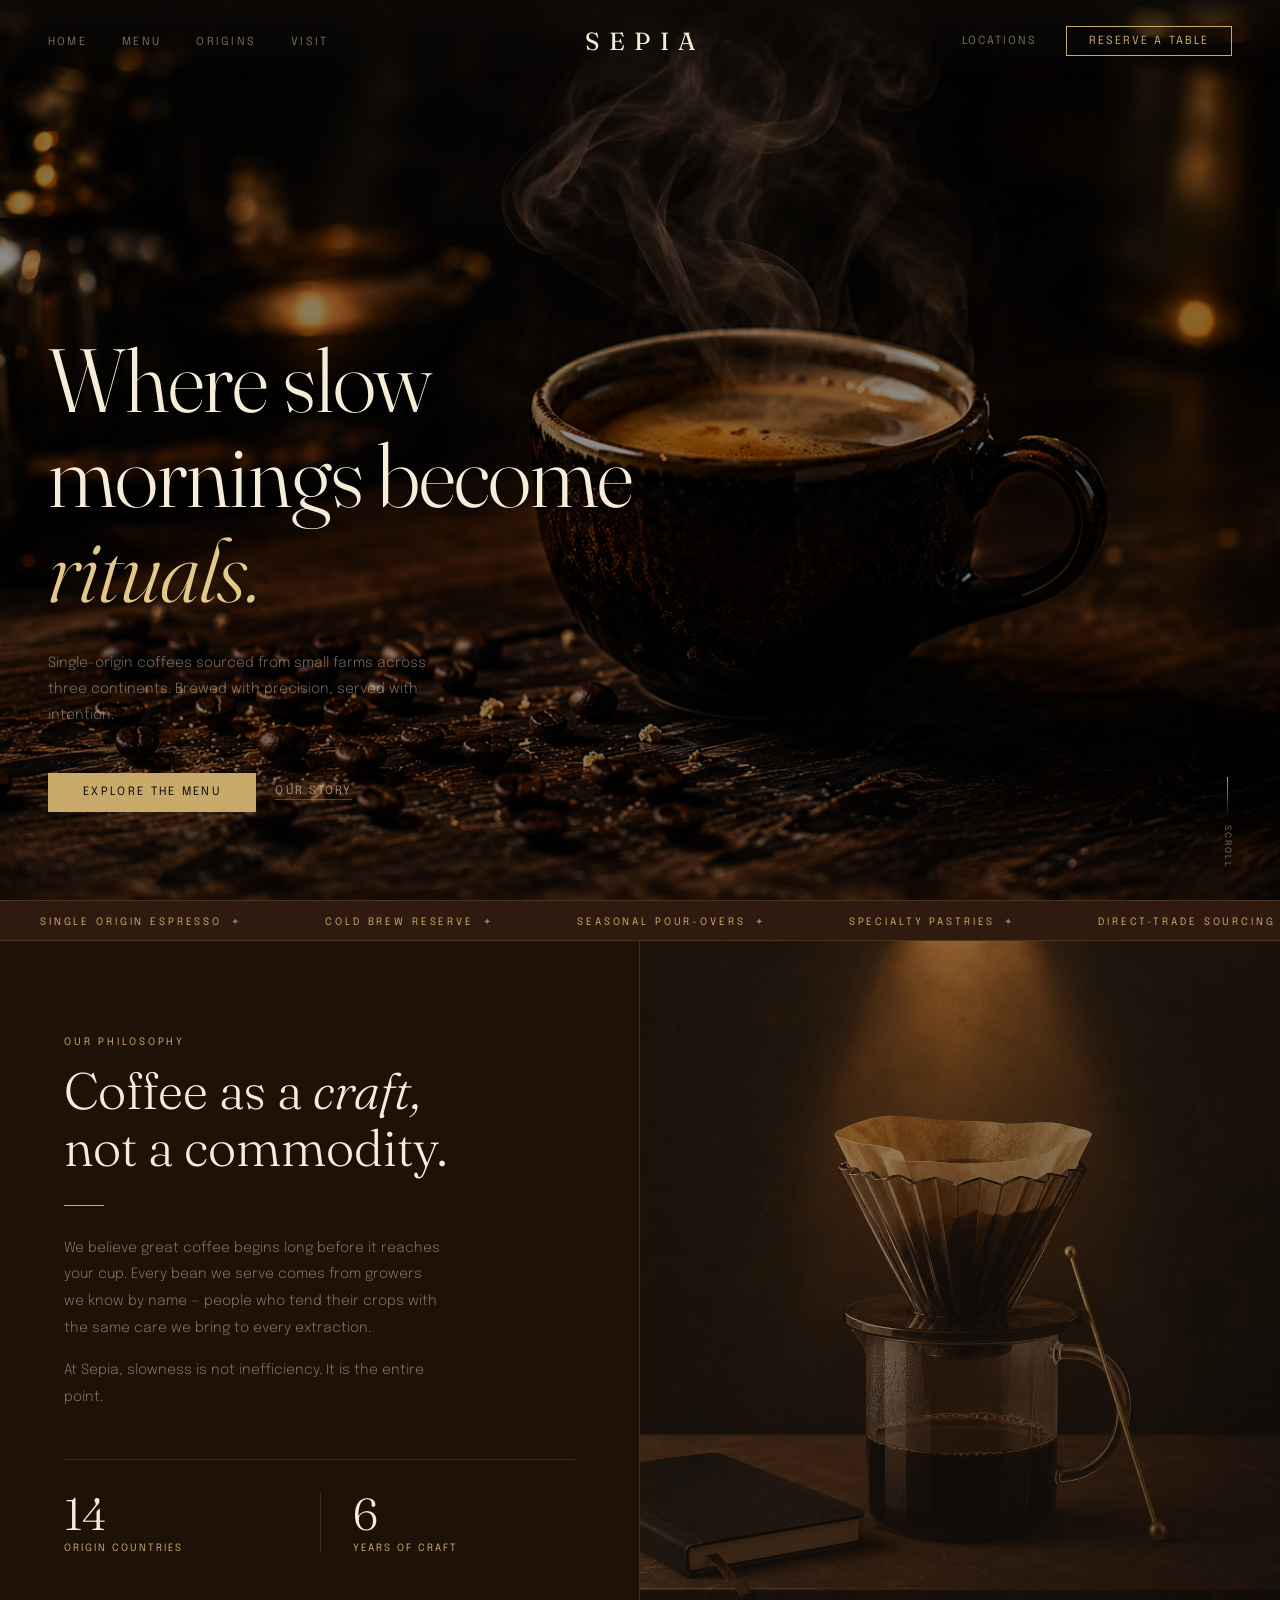
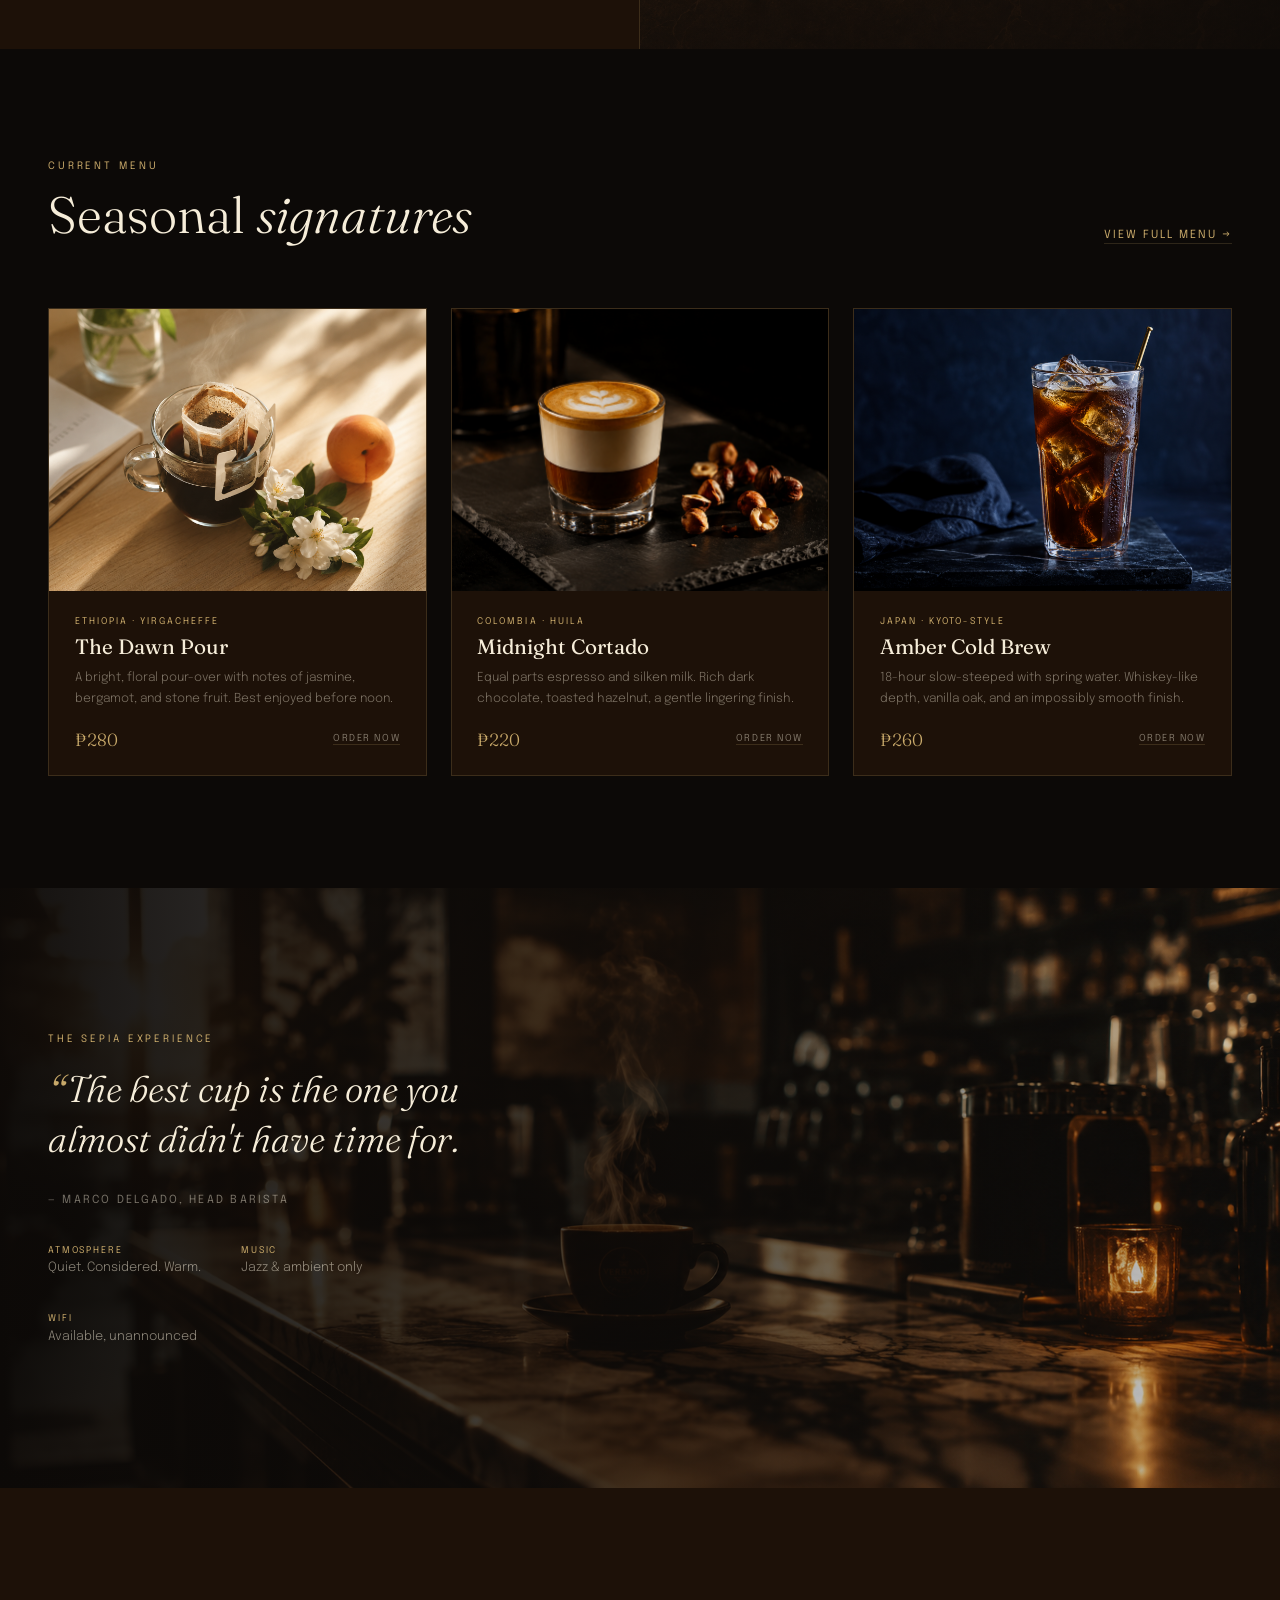
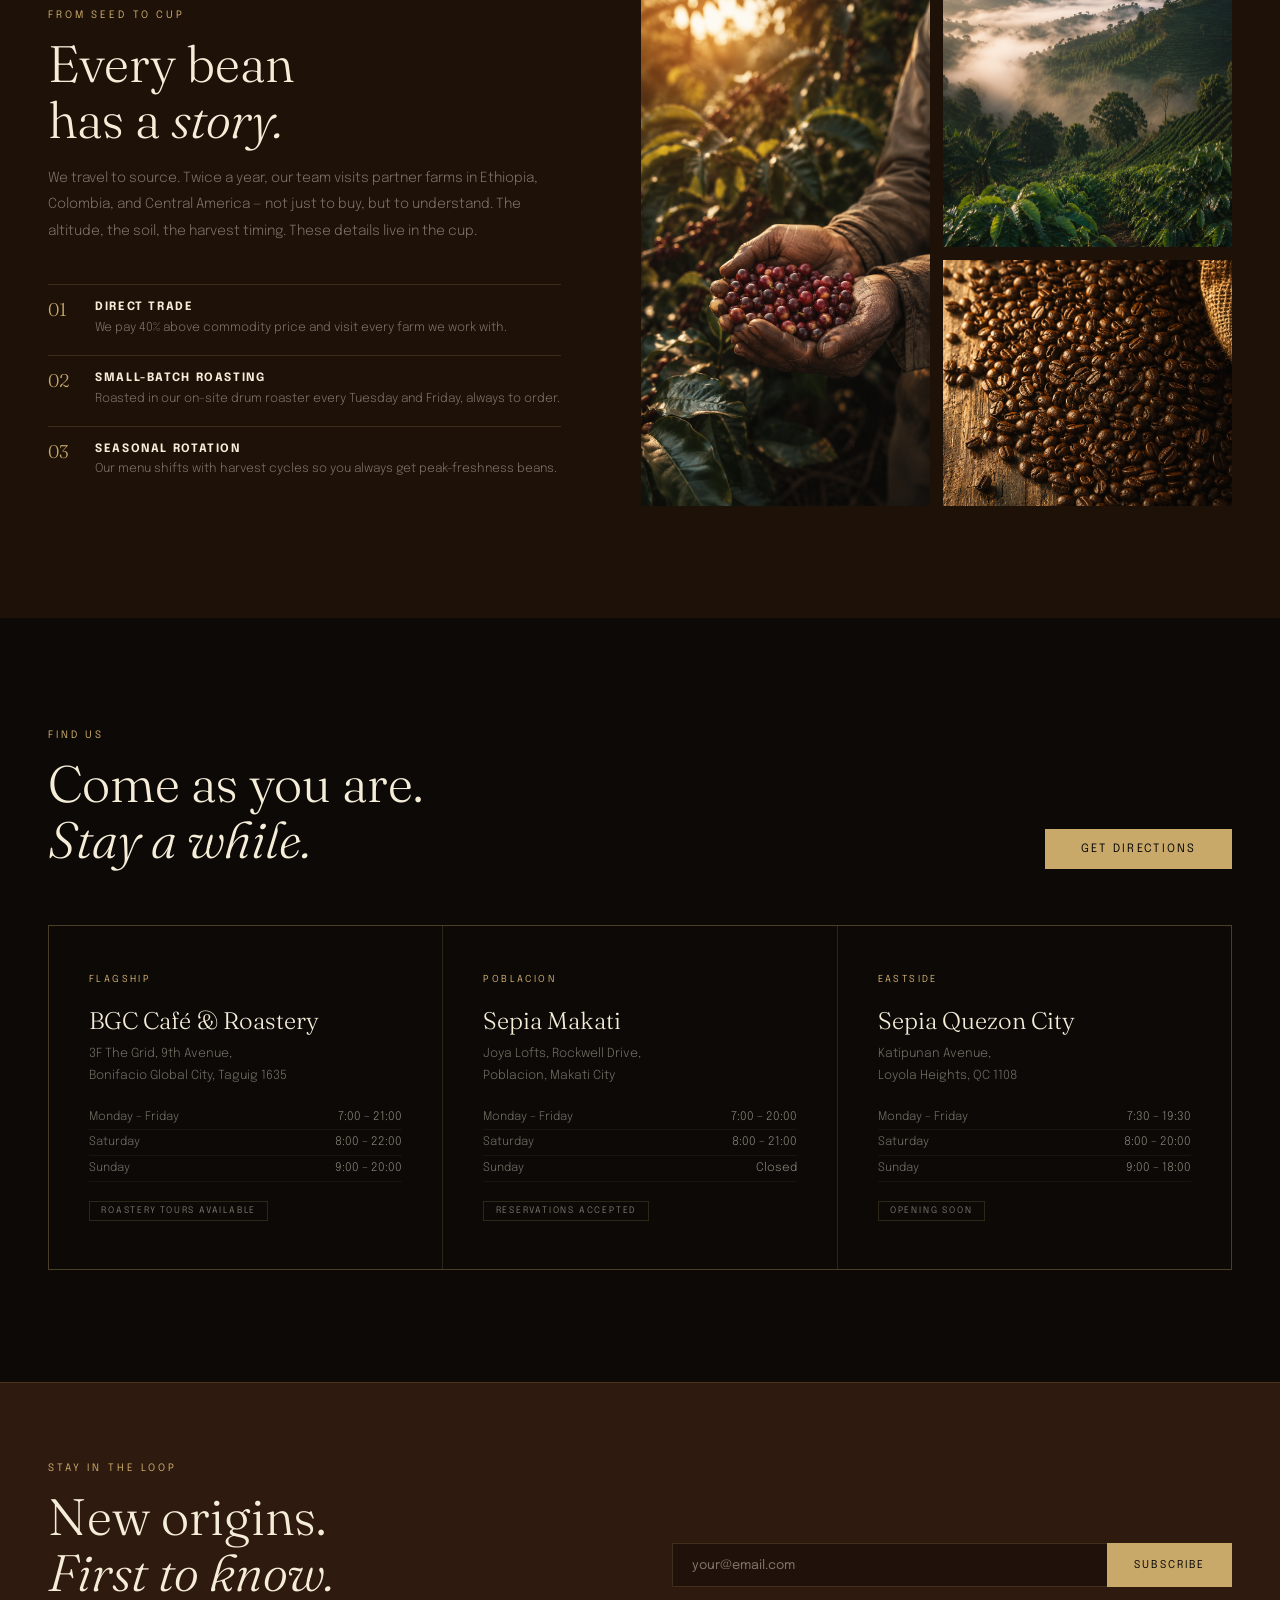
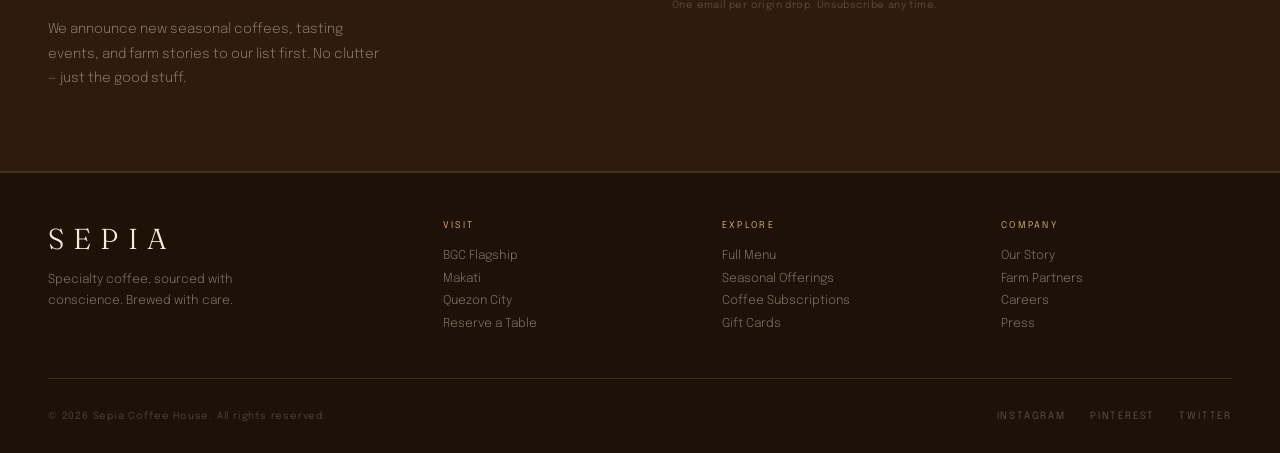
<file: SEPTIA/index.html>
<!DOCTYPE html>
<html lang="en">
<head>
  <meta charset="UTF-8">
  <meta name="viewport" content="width=device-width, initial-scale=1.0">
  <title>SEPIA — Specialty Coffee House</title>
  <link rel="preconnect" href="https://fonts.googleapis.com">
  <link href="https://fonts.googleapis.com/css2?family=Fraunces:ital,opsz,wght@0,9..144,300;0,9..144,400;1,9..144,300;1,9..144,400&family=Epilogue:wght@300;400;500&display=swap" rel="stylesheet">
  <link rel="stylesheet" href="style.css">
</head>
<body>

  <nav id="mainNav">
    <ul class="nav-links">
      <li><a href="index.html">Home</a></li>
      <li><a href="menu.html">Menu</a></li>
      <li><a href="#origins">Origins</a></li>
      <li><a href="#visit">Visit</a></li>
    </ul>
    <a href="#" class="brand">SEPIA</a>
    <div class="nav-actions">
      <a href="#visit">Locations</a>
      <a href="#" class="nav-reserve">Reserve a Table</a>
    </div>
    <button type="button" class="nav-hamburger" id="navHamburger" aria-label="Open menu" aria-expanded="false">
      <span></span><span></span><span></span>
    </button>
  </nav>

  <!-- MOBILE NAV OVERLAY -->
  <div class="mobile-nav-overlay" id="mobileNavOverlay">
    <div class="mobile-nav-inner">
      <button type="button" class="mobile-nav-close" id="mobileNavClose" aria-label="Close menu">✕</button>
      <nav class="mobile-nav-links">
        <a href="index.html">Home</a>
        <a href="menu.html">Menu</a>
        <a href="#origins">Origins</a>
        <a href="#visit">Visit</a>
        <a href="#visit">Locations</a>
      </nav>
      <a href="#" class="mobile-reserve">Reserve a Table</a>
    </div>
  </div>

  <section class="hero">
    <div class="hero-content">
      <h1 class="hero-h1">Where slow<br>mornings become<br><em>rituals.</em></h1>
      <p class="hero-sub">Single-origin coffees sourced from small farms across three continents. Brewed with precision, served with intention.</p>
      <div class="hero-btns">
        <a href="menu.html" class="btn-primary">Explore the Menu</a>
        <a href="#origins" class="btn-ghost">Our Story</a>
      </div>
    </div>
    <div class="hero-scroll-hint">
      <div class="scroll-line-v"></div>
      <span class="scroll-text">Scroll</span>
    </div>
  </section>

  <div class="marquee">
    <div class="marquee-track">
      <span class="marquee-item">Single Origin Espresso <span class="marquee-dot">✦</span></span>
      <span class="marquee-item">Cold Brew Reserve <span class="marquee-dot">✦</span></span>
      <span class="marquee-item">Seasonal Pour-Overs <span class="marquee-dot">✦</span></span>
      <span class="marquee-item">Specialty Pastries <span class="marquee-dot">✦</span></span>
      <span class="marquee-item">Direct-Trade Sourcing <span class="marquee-dot">✦</span></span>
      <span class="marquee-item">Café &amp; Roastery <span class="marquee-dot">✦</span></span>
      <span class="marquee-item">Single Origin Espresso <span class="marquee-dot">✦</span></span>
      <span class="marquee-item">Cold Brew Reserve <span class="marquee-dot">✦</span></span>
      <span class="marquee-item">Seasonal Pour-Overs <span class="marquee-dot">✦</span></span>
      <span class="marquee-item">Specialty Pastries <span class="marquee-dot">✦</span></span>
      <span class="marquee-item">Direct-Trade Sourcing <span class="marquee-dot">✦</span></span>
      <span class="marquee-item">Café &amp; Roastery <span class="marquee-dot">✦</span></span>
    </div>
  </div>

  <section class="philosophy">
    <div class="phil-left reveal">
      <p class="section-eyebrow">Our Philosophy</p>
      <h2 class="section-title">Coffee as a <em>craft,</em><br>not a commodity.</h2>
      <div class="divider"></div>
      <p class="phil-body">We believe great coffee begins long before it reaches your cup. Every bean we serve comes from growers we know by name — people who tend their crops with the same care we bring to every extraction.</p>
      <p class="phil-body">At Sepia, slowness is not inefficiency. It is the entire point.</p>
      <div class="phil-stats">
        <div class="phil-stat"><div class="stat-num">14</div><div class="stat-label">Origin Countries</div></div>
        <div class="phil-stat"><div class="stat-num">6</div><div class="stat-label">Years of Craft</div></div>
      </div>
    </div>
    <div class="phil-right reveal reveal-delay1">
      <canvas id="philCanvas"></canvas>
      <div class="phil-overlay"></div>
    </div>
  </section>

  <section class="menu-section" id="menu">
    <div class="menu-header reveal">
      <div>
        <p class="section-eyebrow">Current Menu</p>
        <h2 class="section-title">Seasonal <em>signatures</em></h2>
      </div>
      <a href="menu.html" class="menu-link">View Full Menu →</a>
    </div>
    <div class="menu-grid">
      <div class="menu-card reveal">
        <div class="mc-canvas-wrap"><canvas id="mc0"></canvas></div>
        <div class="mc-body">
          <div class="mc-origin">Ethiopia · Yirgacheffe</div>
          <div class="mc-name">The Dawn Pour</div>
          <p class="mc-desc">A bright, floral pour-over with notes of jasmine, bergamot, and stone fruit. Best enjoyed before noon.</p>
          <div class="mc-footer"><span class="mc-price">₱280</span><button class="mc-order">Order Now</button></div>
        </div>
      </div>
      <div class="menu-card reveal reveal-delay1">
        <div class="mc-canvas-wrap"><canvas id="mc1"></canvas></div>
        <div class="mc-body">
          <div class="mc-origin">Colombia · Huila</div>
          <div class="mc-name">Midnight Cortado</div>
          <p class="mc-desc">Equal parts espresso and silken milk. Rich dark chocolate, toasted hazelnut, a gentle lingering finish.</p>
          <div class="mc-footer"><span class="mc-price">₱220</span><button class="mc-order">Order Now</button></div>
        </div>
      </div>
      <div class="menu-card reveal reveal-delay2">
        <div class="mc-canvas-wrap"><canvas id="mc2"></canvas></div>
        <div class="mc-body">
          <div class="mc-origin">Japan · Kyoto-style</div>
          <div class="mc-name">Amber Cold Brew</div>
          <p class="mc-desc">18-hour slow-steeped with spring water. Whiskey-like depth, vanilla oak, and an impossibly smooth finish.</p>
          <div class="mc-footer"><span class="mc-price">₱260</span><button class="mc-order">Order Now</button></div>
        </div>
      </div>
    </div>
  </section>

  <section class="experience">
    <canvas id="expCanvas" width="1100" height="600"></canvas>
    <div class="exp-overlay"></div>
    <div class="exp-content reveal">
      <p class="section-eyebrow">The Sepia Experience</p>
      <blockquote class="exp-quote">The best cup is the one you almost didn't have time for.</blockquote>
      <p class="exp-author">— Marco Delgado, Head Barista</p>
      <div class="exp-details">
        <div><div class="ed-label">Atmosphere</div><div class="ed-val">Quiet. Considered. Warm.</div></div>
        <div><div class="ed-label">Music</div><div class="ed-val">Jazz &amp; ambient only</div></div>
        <div><div class="ed-label">Wifi</div><div class="ed-val">Available, unannounced</div></div>
      </div>
    </div>
  </section>

  <section class="origins" id="origins">
    <div class="origins-inner">
      <div class="origins-left reveal">
        <p class="section-eyebrow">From Seed to Cup</p>
        <h2 class="section-title">Every bean<br>has a <em>story.</em></h2>
        <p class="origins-body">We travel to source. Twice a year, our team visits partner farms in Ethiopia, Colombia, and Central America — not just to buy, but to understand. The altitude, the soil, the harvest timing. These details live in the cup.</p>
        <div class="origins-list">
          <div class="origin-item"><span class="origin-num">01</span><div class="origin-text"><h4>Direct Trade</h4><p>We pay 40% above commodity price and visit every farm we work with.</p></div></div>
          <div class="origin-item"><span class="origin-num">02</span><div class="origin-text"><h4>Small-Batch Roasting</h4><p>Roasted in our on-site drum roaster every Tuesday and Friday, always to order.</p></div></div>
          <div class="origin-item"><span class="origin-num">03</span><div class="origin-text"><h4>Seasonal Rotation</h4><p>Our menu shifts with harvest cycles so you always get peak-freshness beans.</p></div></div>
        </div>
      </div>
      <div class="origins-right reveal reveal-delay1">
        <div class="origin-img"><img src="origins-harvest.png" alt="Coffee farm origin" class="origin-img-photo"></div>
        <div class="origin-img"><canvas id="og1"></canvas></div>
        <div class="origin-img"><canvas id="og2"></canvas></div>
      </div>
    </div>
  </section>

  <section class="visit" id="visit">
    <div class="visit-header reveal">
      <div>
        <p class="section-eyebrow">Find Us</p>
        <h2 class="section-title">Come as you are.<br><em>Stay a while.</em></h2>
      </div>
      <a href="#" class="btn-primary btn-align-end">Get Directions</a>
    </div>
    <div class="visit-inner">
      <div class="visit-col">
        <div class="vc-label">Flagship</div>
        <div class="vc-name">BGC Café &amp; Roastery</div>
        <p class="vc-address">3F The Grid, 9th Avenue,<br>Bonifacio Global City, Taguig 1635</p>
        <div class="vc-hours">
          <div class="vc-hour-row"><span>Monday – Friday</span><span>7:00 – 21:00</span></div>
          <div class="vc-hour-row"><span>Saturday</span><span>8:00 – 22:00</span></div>
          <div class="vc-hour-row"><span>Sunday</span><span>9:00 – 20:00</span></div>
        </div>
        <span class="vc-tag">Roastery Tours Available</span>
      </div>
      <div class="visit-col">
        <div class="vc-label">Poblacion</div>
        <div class="vc-name">Sepia Makati</div>
        <p class="vc-address">Joya Lofts, Rockwell Drive,<br>Poblacion, Makati City</p>
        <div class="vc-hours">
          <div class="vc-hour-row"><span>Monday – Friday</span><span>7:00 – 20:00</span></div>
          <div class="vc-hour-row"><span>Saturday</span><span>8:00 – 21:00</span></div>
          <div class="vc-hour-row"><span>Sunday</span><span>Closed</span></div>
        </div>
        <span class="vc-tag">Reservations Accepted</span>
      </div>
      <div class="visit-col">
        <div class="vc-label">Eastside</div>
        <div class="vc-name">Sepia Quezon City</div>
        <p class="vc-address">Katipunan Avenue,<br>Loyola Heights, QC 1108</p>
        <div class="vc-hours">
          <div class="vc-hour-row"><span>Monday – Friday</span><span>7:30 – 19:30</span></div>
          <div class="vc-hour-row"><span>Saturday</span><span>8:00 – 20:00</span></div>
          <div class="vc-hour-row"><span>Sunday</span><span>9:00 – 18:00</span></div>
        </div>
        <span class="vc-tag">Opening Soon</span>
      </div>
    </div>
  </section>

  <section class="newsletter">
    <div>
      <p class="section-eyebrow">Stay in the Loop</p>
      <h2 class="section-title">New origins.<br><em>First to know.</em></h2>
      <p class="nl-body">We announce new seasonal coffees, tasting events, and farm stories to our list first. No clutter — just the good stuff.</p>
    </div>
    <div>
      <div class="nl-row">
        <input class="nl-input" type="email" placeholder="your@email.com">
        <button class="nl-submit">Subscribe</button>
      </div>
      <p class="nl-note">One email per origin drop. Unsubscribe any time.</p>
    </div>
  </section>

  <footer>
    <div class="footer-top">
      <div>
        <div class="footer-brand">SEPIA</div>
        <p class="footer-tagline">Specialty coffee, sourced with conscience. Brewed with care.</p>
      </div>
      <div>
        <div class="footer-col-title">Visit</div>
        <div class="footer-links">
          <a href="#">BGC Flagship</a><a href="#">Makati</a>
          <a href="#">Quezon City</a><a href="#">Reserve a Table</a>
        </div>
      </div>
      <div>
        <div class="footer-col-title">Explore</div>
        <div class="footer-links">
          <a href="#">Full Menu</a><a href="#">Seasonal Offerings</a>
          <a href="#">Coffee Subscriptions</a><a href="#">Gift Cards</a>
        </div>
      </div>
      <div>
        <div class="footer-col-title">Company</div>
        <div class="footer-links">
          <a href="#">Our Story</a><a href="#">Farm Partners</a>
          <a href="#">Careers</a><a href="#">Press</a>
        </div>
      </div>
    </div>
    <div class="footer-bottom">
      <span class="footer-copy">© 2026 Sepia Coffee House. All rights reserved.</span>
      <div class="footer-social">
        <a href="#">Instagram</a><a href="#">Pinterest</a><a href="#">Twitter</a>
      </div>
    </div>
  </footer>

<script src="script.js"></script>
</body>
</html>
</file>
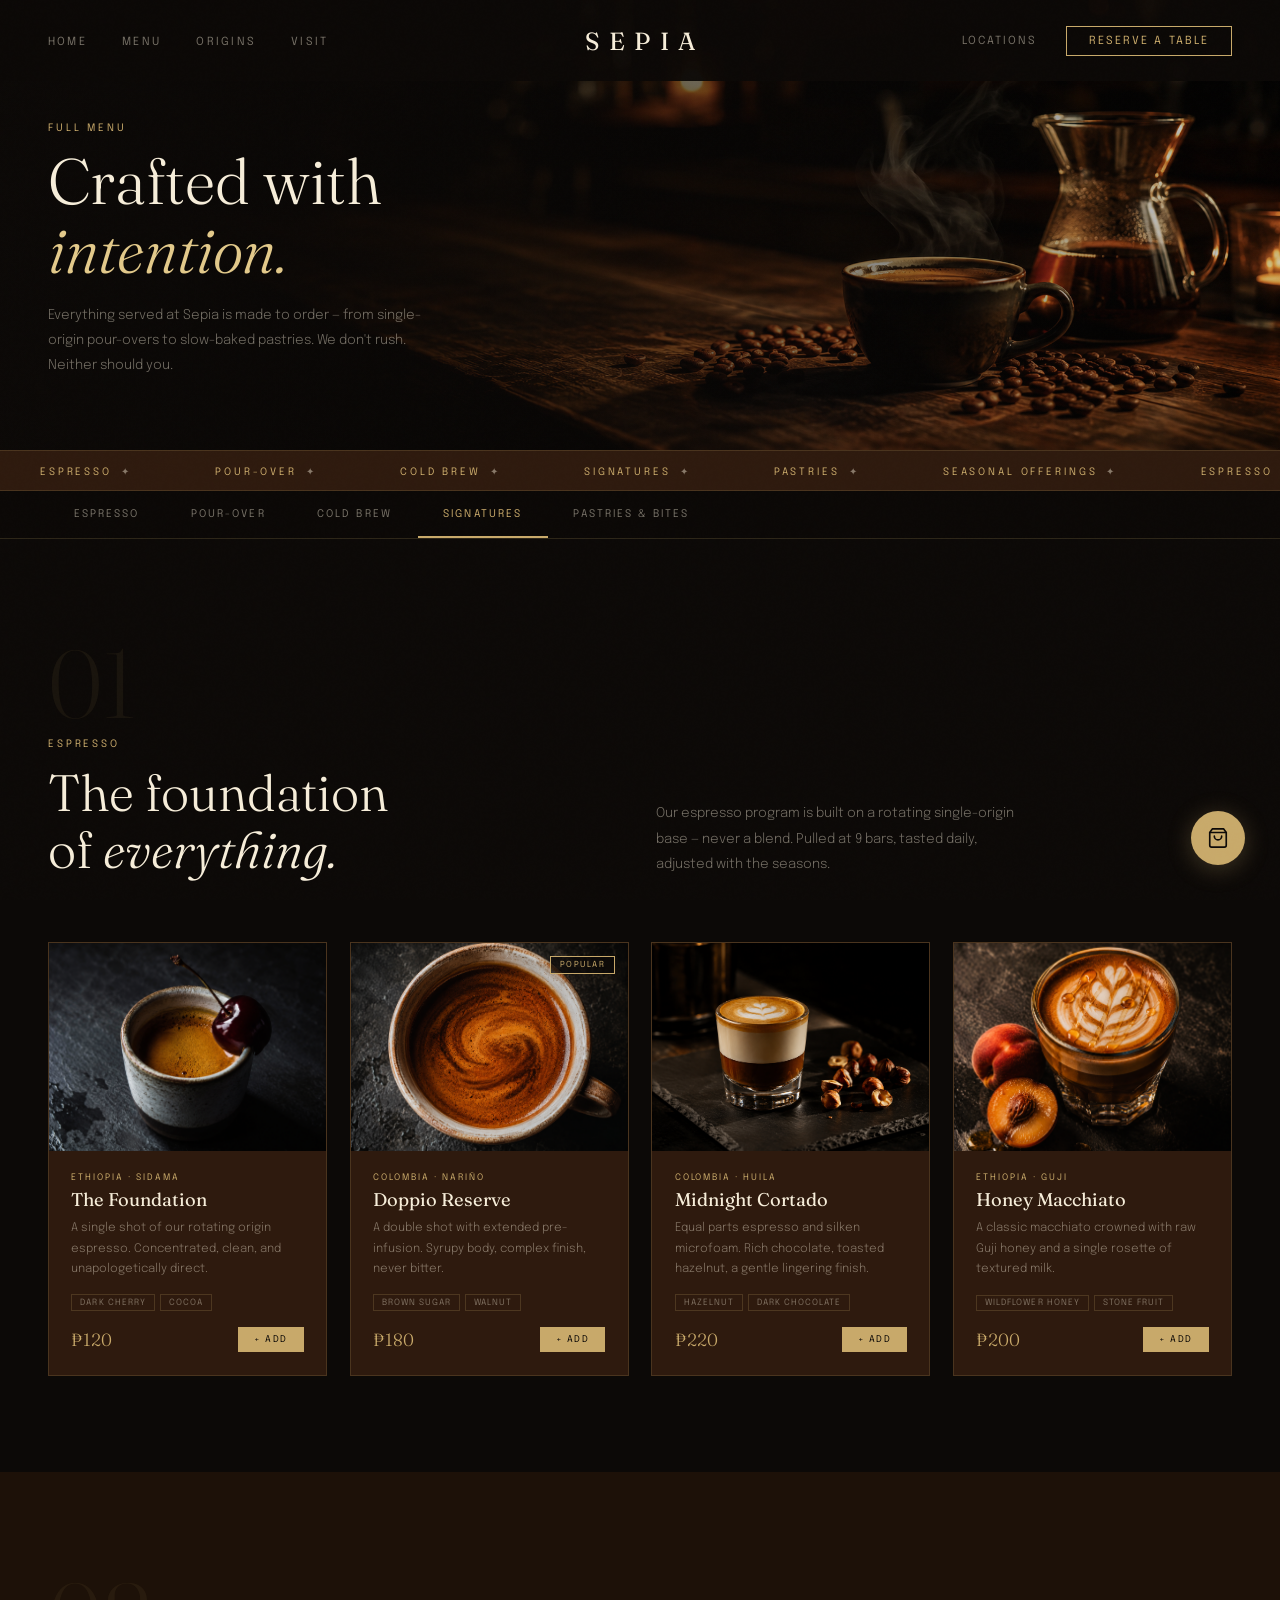
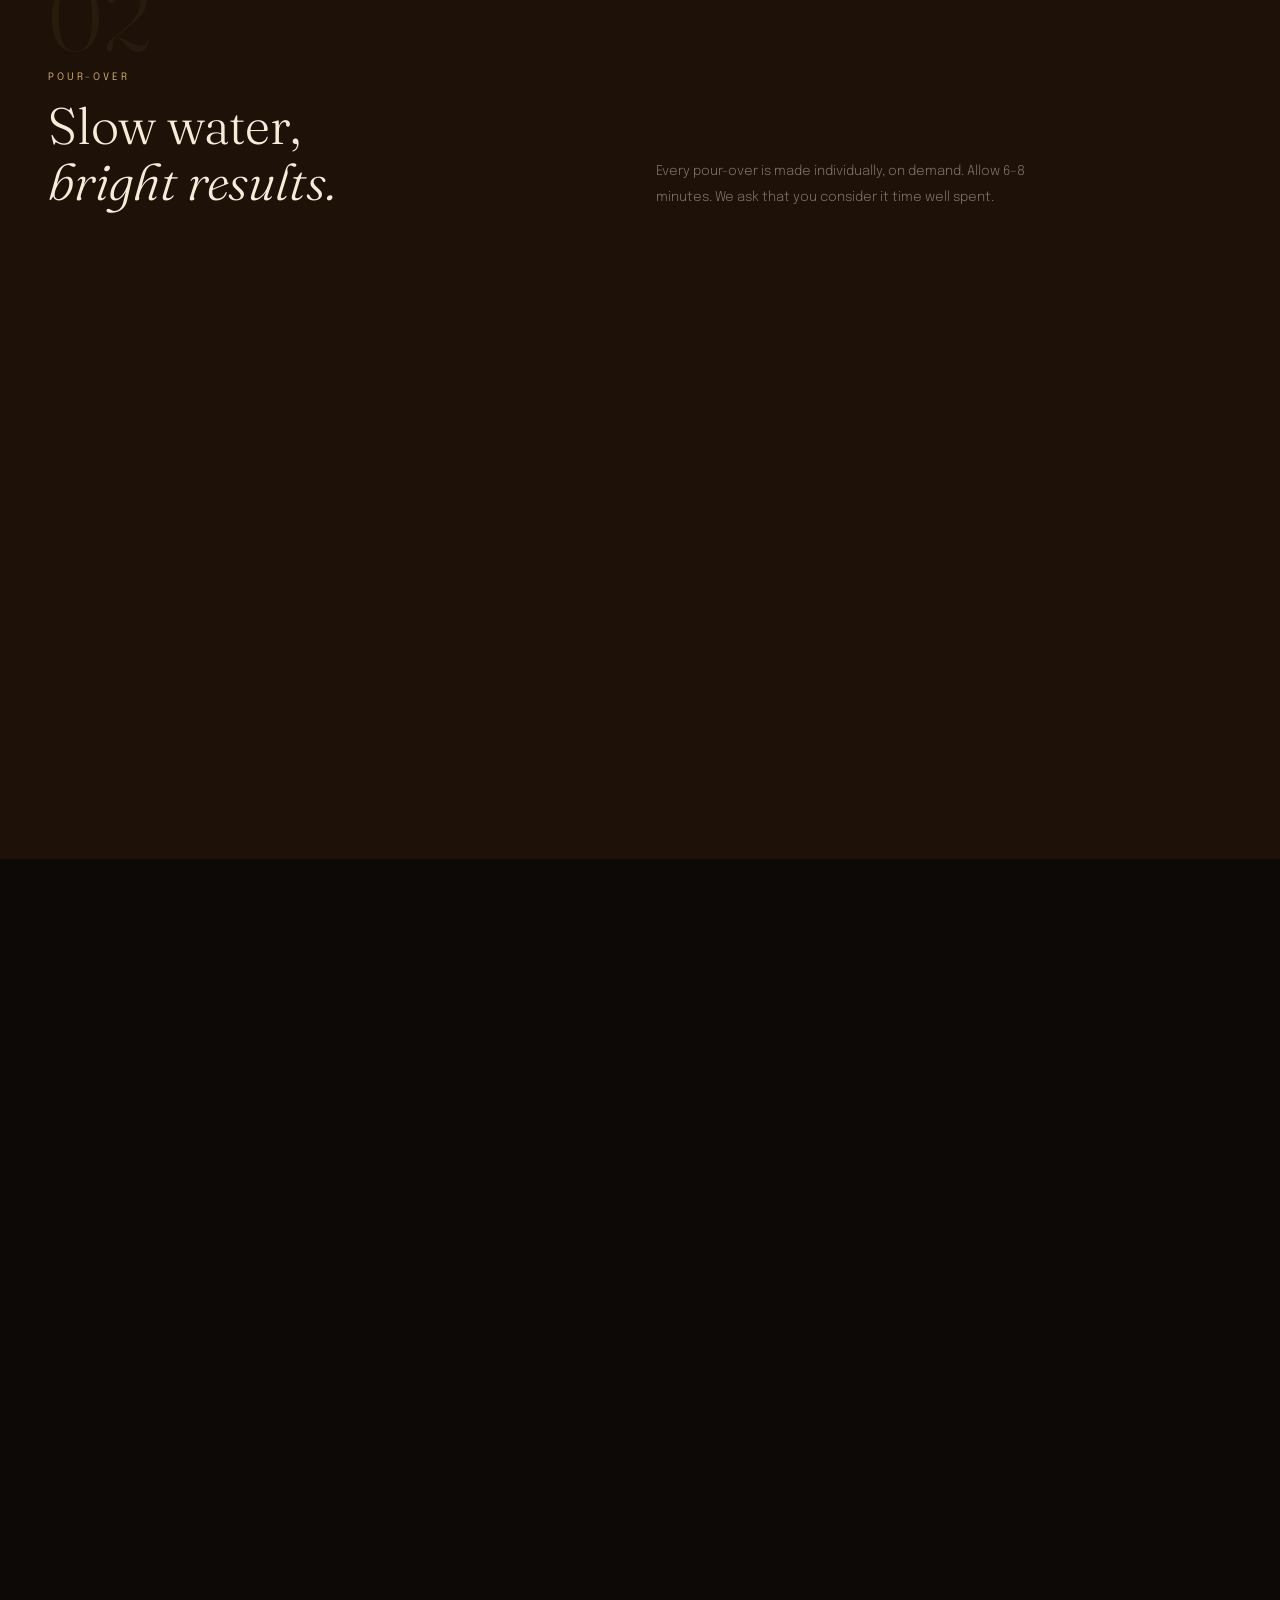
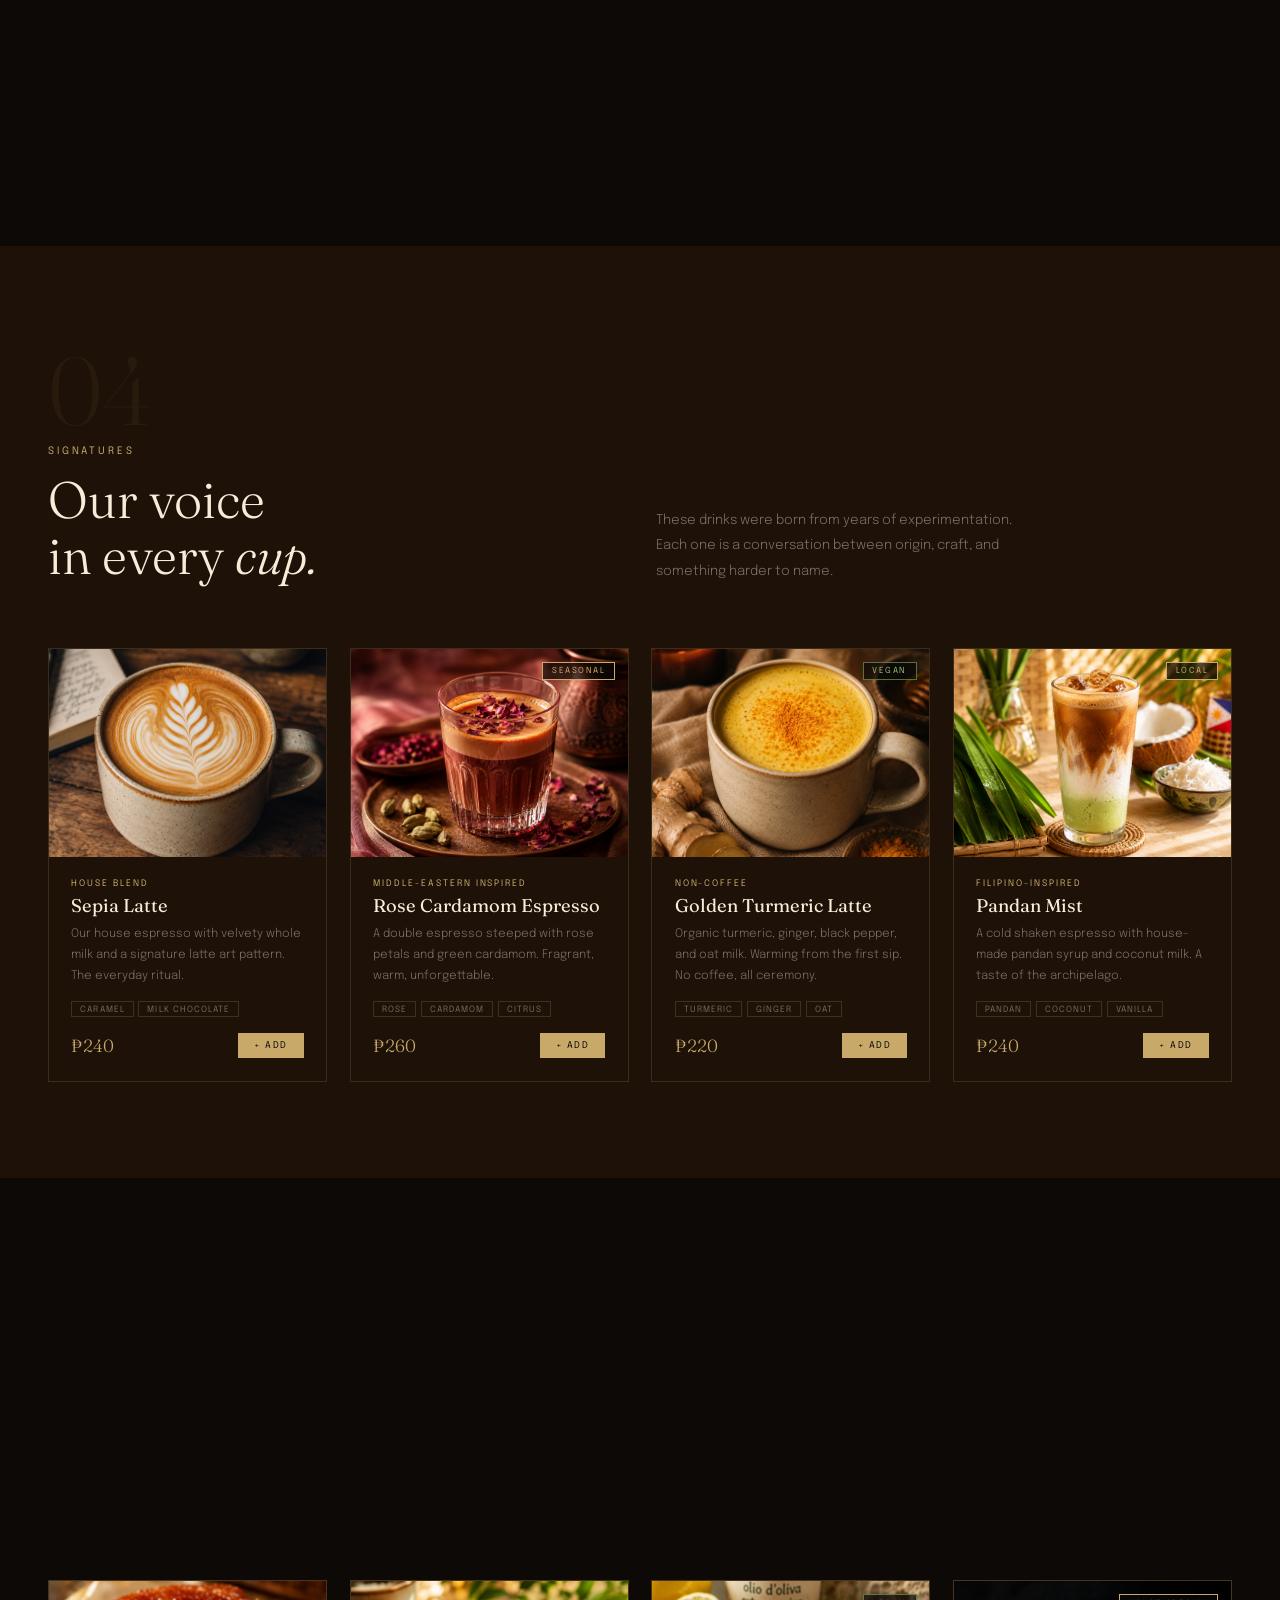
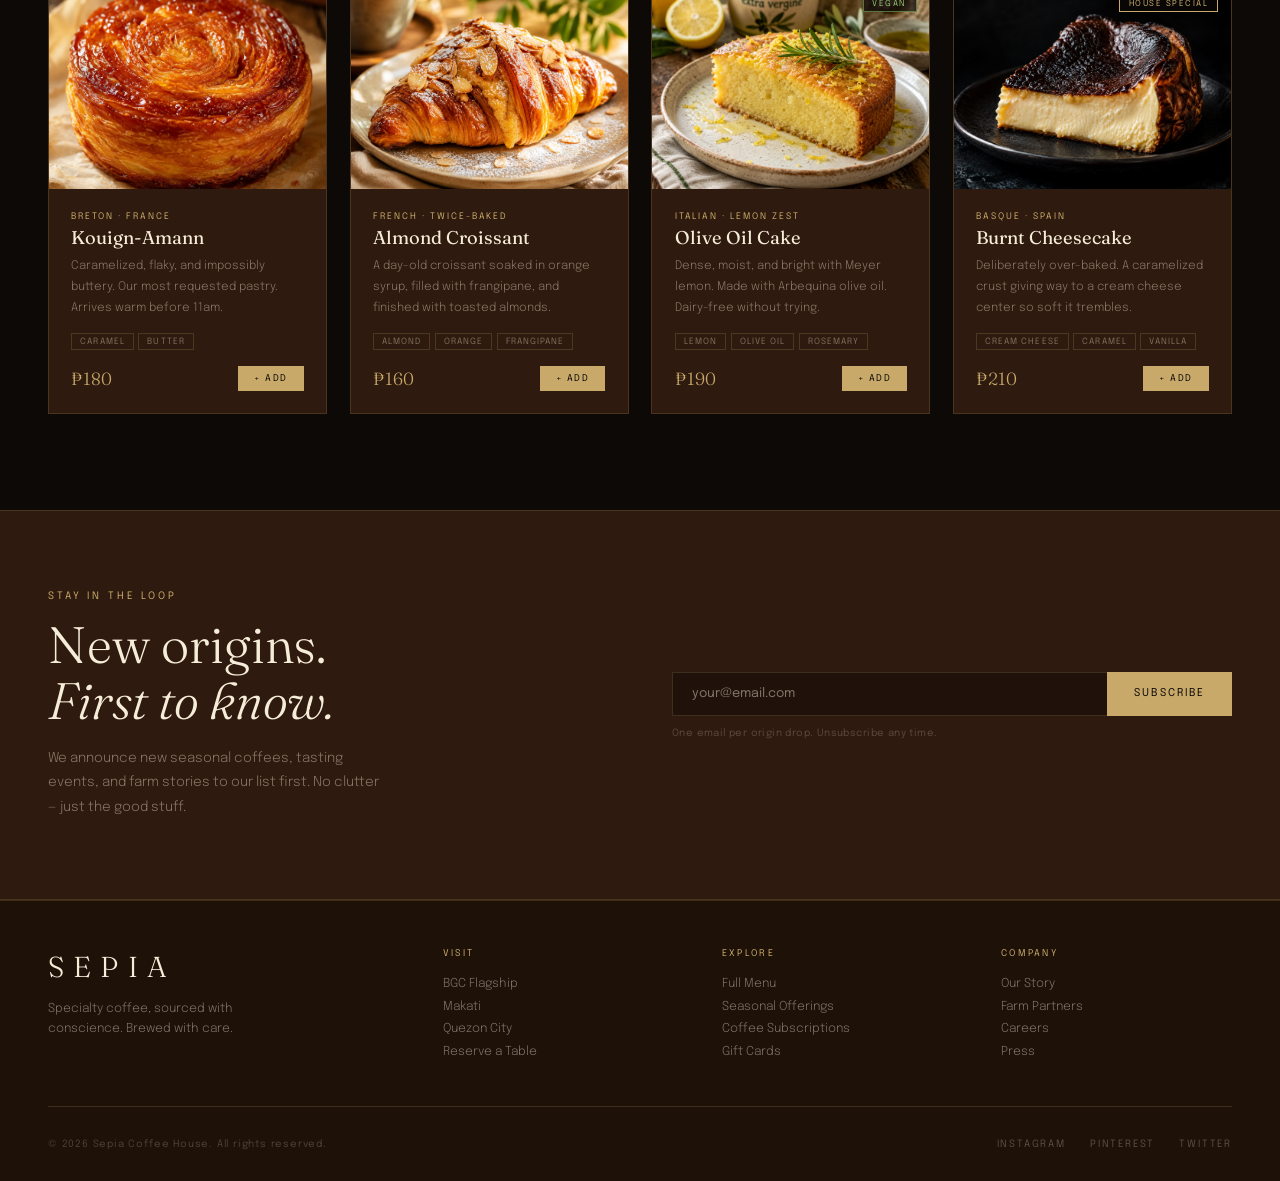
<file: SEPTIA/menu.html>
<!DOCTYPE html>
<html lang="en">
<head>
  <meta charset="UTF-8">
  <meta name="viewport" content="width=device-width, initial-scale=1.0">
  <title>Full Menu — SEPIA Coffee House</title>
  <link rel="preconnect" href="https://fonts.googleapis.com">
  <link href="https://fonts.googleapis.com/css2?family=Fraunces:ital,opsz,wght@0,9..144,300;0,9..144,400;1,9..144,300;1,9..144,400&family=Epilogue:wght@300;400;500&display=swap" rel="stylesheet">
  <style>
    *{margin:0;padding:0;box-sizing:border-box}
    :root{
      --ink:#0C0907;--espresso:#1D1108;--roast:#2E1A0E;
      --gold:#C8A96A;--gold-light:#E2C98A;
      --cream:#F6EDD9;--cream-dim:rgba(246,237,217,0.55);
      --cream-faint:rgba(246,237,217,0.12);--mid:rgba(246,237,217,0.45);
      --border:rgba(200,169,106,0.18);
    }
    html{scroll-behavior:smooth}
    body{font-family:'Epilogue',sans-serif;background:var(--ink);color:var(--cream);overflow-x:hidden}
    body::before{content:'';position:fixed;inset:0;pointer-events:none;z-index:999;
      background-image:url("data:image/svg+xml,%3Csvg viewBox='0 0 200 200' xmlns='http://www.w3.org/2000/svg'%3E%3Cfilter id='n'%3E%3CfeTurbulence type='fractalNoise' baseFrequency='0.85' numOctaves='4' stitchTiles='stitch'/%3E%3C/filter%3E%3Crect width='100%25' height='100%25' filter='url(%23n)' opacity='0.05'/%3E%3C/svg%3E");
      opacity:0.3;mix-blend-mode:overlay}

    /* NAV */
    nav{position:fixed;top:0;left:0;right:0;z-index:200;display:flex;justify-content:space-between;align-items:center;padding:1.6rem 3rem;background:rgba(12,9,7,0.95);transition:background 0.4s,padding 0.3s}
    nav.scrolled{padding:1.1rem 3rem;border-bottom:1px solid var(--border)}
    .nav-links{display:flex;gap:2.2rem;list-style:none}
    .nav-links a{font-size:0.7rem;letter-spacing:0.2em;text-transform:uppercase;color:var(--mid);text-decoration:none;transition:color 0.3s}
    .nav-links a:hover,.nav-links a.active{color:var(--cream)}
    .brand{font-family:'Fraunces',serif;font-size:1.55rem;font-weight:400;letter-spacing:0.38em;color:var(--cream);text-decoration:none}
    .nav-actions{display:flex;gap:1.8rem;align-items:center}
    .nav-actions a{font-size:0.7rem;letter-spacing:0.18em;text-transform:uppercase;color:var(--mid);text-decoration:none;transition:color 0.3s}
    .nav-actions a:hover{color:var(--cream)}
    .nav-reserve{padding:0.5rem 1.4rem;border:1px solid var(--gold);color:var(--gold)!important;transition:all 0.3s!important}
    .nav-reserve:hover{background:var(--gold)!important;color:var(--ink)!important}

    /* CART FAB */
    .cart-fab{position:fixed;bottom:2.2rem;right:2.2rem;z-index:190;width:54px;height:54px;border-radius:50%;background:var(--gold);border:none;cursor:pointer;display:flex;align-items:center;justify-content:center;transition:transform 0.25s,background 0.25s;box-shadow:0 4px 24px rgba(200,169,106,0.28)}
    .cart-fab:hover{transform:scale(1.08);background:var(--gold-light)}
    .cart-fab svg{width:22px;height:22px;stroke:var(--ink);fill:none;stroke-width:1.8;stroke-linecap:round;stroke-linejoin:round}
    .cart-fab-count{position:absolute;top:8px;right:8px;width:16px;height:16px;border-radius:50%;background:var(--ink);color:var(--gold);font-size:0.55rem;letter-spacing:0;font-weight:500;display:flex;align-items:center;justify-content:center;opacity:0;transform:scale(0);transition:opacity 0.2s,transform 0.2s}
    .cart-fab-count.visible{opacity:1;transform:scale(1)}

    /* CART DRAWER */
    .cart-overlay{position:fixed;inset:0;z-index:210;background:rgba(12,9,7,0.72);opacity:0;pointer-events:none;transition:opacity 0.35s}
    .cart-overlay.open{opacity:1;pointer-events:all}
    .cart-drawer{position:fixed;top:0;right:0;bottom:0;z-index:220;width:min(420px,100vw);background:var(--espresso);border-left:1px solid var(--border);transform:translateX(100%);transition:transform 0.38s cubic-bezier(0.22,1,0.36,1);display:flex;flex-direction:column}
    .cart-drawer.open{transform:translateX(0)}
    .cart-head{display:flex;justify-content:space-between;align-items:center;padding:1.8rem 1.8rem 1.4rem;border-bottom:1px solid var(--border)}
    .cart-title{font-family:'Fraunces',serif;font-size:1.3rem;font-weight:300;color:var(--cream)}
    .cart-close{background:none;border:none;cursor:pointer;color:var(--mid);transition:color 0.2s;padding:0.2rem}
    .cart-close:hover{color:var(--cream)}
    .cart-close svg{width:20px;height:20px;stroke:currentColor;fill:none;stroke-width:1.8;stroke-linecap:round}
    .cart-body{flex:1;overflow-y:auto;padding:1.2rem 1.8rem}
    .cart-body::-webkit-scrollbar{width:4px}
    .cart-body::-webkit-scrollbar-track{background:transparent}
    .cart-body::-webkit-scrollbar-thumb{background:var(--border);border-radius:2px}
    .cart-empty{text-align:center;padding:4rem 0;color:var(--mid);font-size:0.82rem;font-weight:300}
    .cart-empty .ce-icon{font-family:'Fraunces',serif;font-size:2.8rem;color:var(--border);display:block;margin-bottom:0.8rem}
    .cart-item{display:flex;gap:1rem;align-items:flex-start;padding:1rem 0;border-bottom:1px solid var(--border)}
    .ci-name{font-size:0.82rem;font-weight:400;color:var(--cream);flex:1;line-height:1.4}
    .ci-cat{font-size:0.6rem;letter-spacing:0.16em;text-transform:uppercase;color:var(--gold);margin-bottom:0.2rem}
    .ci-controls{display:flex;align-items:center;gap:0.5rem;margin-top:0.5rem}
    .ci-btn{width:22px;height:22px;border-radius:50%;background:none;border:1px solid var(--border);color:var(--cream-dim);cursor:pointer;font-size:0.75rem;display:flex;align-items:center;justify-content:center;transition:border-color 0.2s,color 0.2s}
    .ci-btn:hover{border-color:var(--gold);color:var(--gold)}
    .ci-qty{font-size:0.75rem;color:var(--cream);min-width:16px;text-align:center}
    .ci-price{font-family:'Fraunces',serif;font-size:0.95rem;color:var(--gold);white-space:nowrap}
    .ci-remove{background:none;border:none;cursor:pointer;color:rgba(246,237,217,0.2);font-size:0.65rem;letter-spacing:0.12em;text-transform:uppercase;transition:color 0.2s;margin-top:0.5rem;display:block}
    .ci-remove:hover{color:rgba(246,100,100,0.7)}
    .cart-foot{padding:1.4rem 1.8rem;border-top:1px solid var(--border)}
    .cart-total-row{display:flex;justify-content:space-between;align-items:center;margin-bottom:1.2rem}
    .cart-total-label{font-size:0.64rem;letter-spacing:0.22em;text-transform:uppercase;color:var(--gold)}
    .cart-total-val{font-family:'Fraunces',serif;font-size:1.5rem;font-weight:300;color:var(--cream)}
    .cart-checkout{width:100%;padding:1rem;background:var(--gold);border:none;color:var(--ink);font-family:'Epilogue',sans-serif;font-size:0.72rem;letter-spacing:0.2em;text-transform:uppercase;cursor:pointer;transition:background 0.3s}
    .cart-checkout:hover{background:var(--gold-light)}
    .cart-note{font-size:0.6rem;color:rgba(246,237,217,0.2);text-align:center;margin-top:0.75rem;line-height:1.6}

    /* TOAST */
    .toast{position:fixed;bottom:6rem;right:2.2rem;z-index:300;padding:0.75rem 1.2rem;background:var(--roast);border:1px solid var(--border);color:var(--cream);font-size:0.72rem;letter-spacing:0.06em;opacity:0;transform:translateY(10px);transition:opacity 0.3s,transform 0.3s;pointer-events:none;max-width:240px}
    .toast.show{opacity:1;transform:translateY(0)}

    /* MENU HERO */
    .menu-hero{position:relative;height:50vh;min-height:380px;display:flex;align-items:flex-end;overflow:hidden}
    #menuHeroCanvas{position:absolute;inset:0;width:100%;height:100%;display:block;object-fit:cover}
    .mh-overlay{position:absolute;inset:0;background:linear-gradient(to right,rgba(12,9,7,0.96) 0%,rgba(12,9,7,0.6) 55%,rgba(12,9,7,0.2) 100%)}
    .mh-content{position:relative;z-index:2;padding:0 3rem 4.5rem;max-width:600px}
    .mh-content .section-eyebrow{margin-bottom:0.8rem}
    .mh-h1{font-family:'Fraunces',serif;font-size:clamp(2.2rem,5vw,4rem);font-weight:300;line-height:1.08;color:var(--cream);margin-bottom:1.2rem;opacity:0;animation:riseIn 0.85s 0.3s forwards}
    .mh-h1 em{font-style:italic;color:var(--gold-light)}
    .mh-sub{font-size:0.84rem;font-weight:300;color:var(--mid);line-height:1.85;max-width:380px;opacity:0;animation:riseIn 0.8s 0.55s forwards}
    .mh-eyebrow-anim{opacity:0;animation:riseIn 0.7s 0.1s forwards}

    /* MARQUEE */
    .marquee{background:var(--roast);border-top:1px solid var(--border);border-bottom:1px solid var(--border);padding:0.85rem 0;overflow:hidden}
    .marquee-track{display:flex;width:max-content;animation:marqueeScroll 30s linear infinite}
    .marquee-item{font-size:0.64rem;letter-spacing:0.28em;text-transform:uppercase;color:var(--gold);white-space:nowrap;padding:0 2.5rem}
    .marquee-dot{color:var(--mid);margin:0 0.2rem}

    /* CATEGORY TABS */
    .cat-tabs{position:sticky;top:0;z-index:150;background:rgba(12,9,7,0.96);border-bottom:1px solid var(--border);padding:0 3rem;display:flex;gap:0;overflow-x:auto;scrollbar-width:none}
    .cat-tabs::-webkit-scrollbar{display:none}
    .cat-tab{flex-shrink:0;background:none;border:none;border-bottom:2px solid transparent;color:var(--mid);font-family:'Epilogue',sans-serif;font-size:0.66rem;letter-spacing:0.2em;text-transform:uppercase;padding:1.1rem 1.6rem;cursor:pointer;transition:color 0.3s,border-color 0.3s;white-space:nowrap}
    .cat-tab:hover{color:var(--cream)}
    .cat-tab.active{color:var(--gold);border-bottom-color:var(--gold)}

    /* SHARED */
    .section-eyebrow{font-size:0.64rem;letter-spacing:0.28em;text-transform:uppercase;color:var(--gold);margin-bottom:1rem}
    .section-title{font-family:'Fraunces',serif;font-size:clamp(1.9rem,4.2vw,3.2rem);font-weight:300;line-height:1.1;color:var(--cream)}
    .section-title em{font-style:italic}
    .divider{width:40px;height:1px;background:var(--gold);margin:1.8rem 0}

    /* MENU SECTION */
    .mcs{padding:6rem 3rem}
    .mcs:nth-child(odd){background:var(--espresso)}
    .mcs:nth-child(even){background:var(--ink)}
    .mcs-head{display:grid;grid-template-columns:1fr 1fr;gap:2rem;align-items:end;margin-bottom:4rem}
    .mcs-desc{font-size:0.84rem;font-weight:300;color:var(--mid);line-height:1.9;max-width:380px;align-self:end}
    .mcs-num{font-family:'Fraunces',serif;font-size:6rem;font-weight:300;color:rgba(200,169,106,0.07);line-height:1;margin-bottom:0.5rem;user-select:none}
    .mcs-grid{display:grid;grid-template-columns:repeat(3,1fr);gap:1.4rem}
    .mcs-grid-2{grid-template-columns:repeat(2,1fr)}
    .mcs-grid-4{grid-template-columns:repeat(4,1fr)}

    /* MENU CARD */
    .mc{background:var(--ink);border:1px solid var(--border);overflow:hidden;cursor:pointer;transition:border-color 0.35s,transform 0.4s}
    .mcs:nth-child(odd) .mc{background:var(--espresso)}
    .mcs:nth-child(even) .mc{background:var(--roast)}
    .mc:hover{border-color:var(--gold);transform:translateY(-5px)}
    .mc-img{aspect-ratio:4/3;overflow:hidden;position:relative;background:var(--roast)}
    .mc-img canvas,
    .mc-img img{width:100%;height:100%;display:block;transition:transform 0.6s ease;object-fit:cover}
    .mc:hover .mc-img canvas,
    .mc:hover .mc-img img{transform:scale(1.04)}
    .mc-badge{display:inline-flex;align-items:center;gap:0.3rem;font-size:0.52rem;letter-spacing:0.18em;text-transform:uppercase;padding:0.22rem 0.55rem;border:1px solid;margin-bottom:0;position:absolute;top:0.8rem;right:0.8rem}
    .mc-badge.seasonal{border-color:var(--gold);color:var(--gold);background:rgba(12,9,7,0.72)}
    .mc-badge.vegan{border-color:rgba(130,180,100,0.6);color:rgba(160,210,130,0.9);background:rgba(12,9,7,0.72)}
    .mc-badge.gf{border-color:rgba(180,140,100,0.5);color:rgba(200,165,120,0.85);background:rgba(12,9,7,0.72)}
    .mc-body{padding:1.4rem 1.4rem 1.4rem}
    .mc-origin{font-size:0.56rem;letter-spacing:0.22em;text-transform:uppercase;color:var(--gold);margin-bottom:0.4rem}
    .mc-name{font-family:'Fraunces',serif;font-size:1.15rem;font-weight:400;color:var(--cream);margin-bottom:0.45rem;line-height:1.2}
    .mc-desc{font-size:0.74rem;color:var(--mid);line-height:1.75;font-weight:300;margin-bottom:0.9rem}
    .mc-notes{display:flex;flex-wrap:wrap;gap:0.3rem;margin-bottom:1rem}
    .mc-note{font-size:0.54rem;letter-spacing:0.12em;text-transform:uppercase;padding:0.18rem 0.5rem;border:1px solid rgba(200,169,106,0.2);color:rgba(246,237,217,0.4)}
    .mc-footer{display:flex;justify-content:space-between;align-items:center}
    .mc-price{font-family:'Fraunces',serif;font-size:1.1rem;font-weight:300;color:var(--gold)}
    .mc-add{font-size:0.58rem;letter-spacing:0.16em;text-transform:uppercase;color:var(--ink);background:var(--gold);border:none;padding:0.5rem 1rem;font-family:'Epilogue',sans-serif;cursor:pointer;transition:background 0.25s}
    .mc-add:hover{background:var(--gold-light)}

    /* NEWSLETTER */
    .newsletter{background:var(--roast);border-top:1px solid var(--border);border-bottom:1px solid var(--border);padding:5rem 3rem;display:grid;grid-template-columns:1fr 1fr;gap:4rem;align-items:center}
    .nl-body{font-size:0.85rem;color:var(--mid);font-weight:300;line-height:1.8;margin-top:1rem;max-width:340px}
    .nl-row{display:flex}
    .nl-input{flex:1;padding:0.9rem 1.2rem;background:rgba(0,0,0,0.3);border:1px solid var(--border);border-right:none;color:var(--cream);font-family:'Epilogue',sans-serif;font-size:0.8rem;outline:none;transition:border-color 0.3s}
    .nl-input::placeholder{color:var(--mid)}
    .nl-input:focus{border-color:var(--gold)}
    .nl-submit{padding:0.9rem 1.6rem;background:var(--gold);border:1px solid var(--gold);color:var(--ink);font-family:'Epilogue',sans-serif;font-size:0.67rem;letter-spacing:0.18em;text-transform:uppercase;cursor:pointer;transition:background 0.3s;white-space:nowrap}
    .nl-submit:hover{background:var(--gold-light)}
    .nl-note{font-size:0.63rem;color:rgba(246,237,217,0.22);margin-top:0.8rem;letter-spacing:0.04em}

    /* FOOTER */
    footer{background:var(--espresso);padding:3rem 3rem 2rem;border-top:1px solid var(--border)}
    .footer-top{display:grid;grid-template-columns:1.5fr 1fr 1fr 1fr;gap:3rem;padding-bottom:3rem;border-bottom:1px solid var(--border)}
    .footer-brand{font-family:'Fraunces',serif;font-size:1.8rem;font-weight:300;letter-spacing:0.32em;color:var(--cream);margin-bottom:0.9rem}
    .footer-tagline{font-size:0.77rem;color:var(--mid);font-weight:300;line-height:1.7;max-width:200px}
    .footer-col-title{font-size:0.58rem;letter-spacing:0.25em;text-transform:uppercase;color:var(--gold);margin-bottom:1.2rem}
    .footer-links{display:flex;flex-direction:column;gap:0.6rem}
    .footer-links a{font-size:0.77rem;color:var(--mid);text-decoration:none;transition:color 0.3s;font-weight:300}
    .footer-links a:hover{color:var(--cream)}
    .footer-bottom{display:flex;justify-content:space-between;align-items:center;padding-top:2rem;flex-wrap:wrap;gap:1rem}
    .footer-copy{font-size:0.63rem;color:rgba(246,237,217,0.22);letter-spacing:0.08em}
    .footer-social{display:flex;gap:1.5rem}
    .footer-social a{font-size:0.63rem;letter-spacing:0.18em;text-transform:uppercase;color:rgba(246,237,217,0.28);text-decoration:none;transition:color 0.3s}
    .footer-social a:hover{color:var(--gold)}

    /* HAMBURGER */
    .nav-hamburger{display:none;flex-direction:column;justify-content:space-between;width:28px;height:18px;background:none;border:none;cursor:pointer;padding:0;z-index:110}
    .nav-hamburger span{display:block;width:100%;height:1.5px;background:var(--cream);transition:transform 0.3s,opacity 0.3s}
    .nav-hamburger.open span:nth-child(1){transform:translateY(8.25px) rotate(45deg)}
    .nav-hamburger.open span:nth-child(2){opacity:0}
    .nav-hamburger.open span:nth-child(3){transform:translateY(-8.25px) rotate(-45deg)}

    /* MOBILE NAV OVERLAY */
    .mobile-nav-overlay{position:fixed;inset:0;z-index:500;background:var(--espresso);display:flex;align-items:center;justify-content:center;transform:translateX(100%);transition:transform 0.42s cubic-bezier(0.22,1,0.36,1)}
    .mobile-nav-overlay.open{transform:translateX(0)}
    .mobile-nav-inner{text-align:center;display:flex;flex-direction:column;align-items:center;gap:0;width:100%}
    .mobile-nav-close{position:fixed;top:1.6rem;left:1.6rem;background:none;border:none;color:var(--mid);font-size:1.2rem;cursor:pointer;padding:0.8rem;min-width:44px;min-height:44px;display:flex;align-items:center;justify-content:center;transition:color 0.2s;line-height:1;z-index:501}
    .mobile-nav-close:hover{color:var(--cream)}
    .mobile-brand{font-family:'Fraunces',serif;font-size:1.6rem;font-weight:400;letter-spacing:0.4em;color:var(--cream);margin-bottom:3rem}
    .mobile-nav-links{display:flex;flex-direction:column;gap:0;width:100%}
    .mobile-nav-links a{font-size:0.72rem;letter-spacing:0.28em;text-transform:uppercase;color:var(--mid);text-decoration:none;padding:1.1rem 0;border-bottom:1px solid var(--border);transition:color 0.2s;display:block}
    .mobile-nav-links a:first-child{border-top:1px solid var(--border)}
    .mobile-nav-links a:hover{color:var(--cream)}
    .mobile-reserve{margin-top:2.5rem;padding:0.85rem 2rem;border:1px solid var(--gold);color:var(--gold);font-size:0.68rem;letter-spacing:0.2em;text-transform:uppercase;text-decoration:none;transition:all 0.3s;display:inline-block}
    .mobile-reserve:hover{background:var(--gold);color:var(--ink)}

    /* ANIMATIONS */
    @keyframes riseIn{from{opacity:0;transform:translateY(22px)}to{opacity:1;transform:translateY(0)}}
    @keyframes fadeIn{from{opacity:0}to{opacity:1}}
    @keyframes marqueeScroll{from{transform:translateX(0)}to{transform:translateX(-50%)}}

    /* SCROLL REVEAL */
    .reveal{opacity:0;transform:translateY(20px);transition:opacity 0.8s ease,transform 0.8s ease}
    .reveal.visible{opacity:1;transform:translateY(0)}
    .reveal-delay1{transition-delay:0.12s}
    .reveal-delay2{transition-delay:0.24s}
    .reveal-delay3{transition-delay:0.36s}

    /* RESPONSIVE */
    @media(max-width:1100px){
      nav{padding:1.3rem 2rem}
      .cat-tabs{padding:0 2rem}
      .mcs{padding:5rem 2rem}
      .mcs-grid{grid-template-columns:repeat(2,1fr)}
      .mcs-grid-4{grid-template-columns:repeat(2,1fr)}
      .mcs-grid-2{grid-template-columns:1fr 1fr}
      .newsletter{padding:4.5rem 2rem;gap:3rem}
      footer{padding:2.5rem 2rem 1.5rem}
      .footer-top{grid-template-columns:1fr 1fr;gap:2.5rem}
    }
    @media(max-width:768px){
      nav{padding:1.1rem 1.5rem}
      .nav-links{display:none}
      .nav-actions{display:none}
      .nav-hamburger{display:flex}
      .menu-hero{height:40vh;min-height:320px}
      .mh-content{padding:0 1.5rem 3.5rem}
      .cat-tabs{padding:0 1rem}
      .cat-tab{padding:1rem 1.1rem;font-size:0.62rem;min-height:48px}
      .mcs{padding:4.5rem 1.5rem}
      .mcs-head{grid-template-columns:1fr}
      .mcs-num{font-size:4rem}
      .mcs-grid,.mcs-grid-4{grid-template-columns:repeat(2,1fr)}
      .mcs-grid-2{grid-template-columns:1fr}
      .mc-add{min-height:44px;padding:0.6rem 1rem}
      .newsletter{padding:4rem 1.5rem;grid-template-columns:1fr;gap:2rem}
      .nl-submit{min-height:48px}
      footer{padding:2.5rem 1.5rem 1.5rem}
      .footer-top{grid-template-columns:1fr 1fr;gap:2rem}
      .footer-bottom{flex-direction:column;align-items:flex-start}
      .cart-fab{bottom:1.5rem;right:1.5rem;width:50px;height:50px}
      .toast{right:1.5rem;bottom:5.5rem;max-width:calc(100vw - 3rem)}
      .cart-drawer{width:100vw}
    }
    @media(max-width:480px){
      .mcs-grid,.mcs-grid-4{grid-template-columns:1fr}
      .nl-row{flex-direction:column}
      .nl-input{border-right:1px solid var(--border);min-height:48px}
      .nl-submit{width:100%;border-left:1px solid var(--gold)}
      .footer-top{grid-template-columns:1fr}
      .mcs-head{gap:1rem}
    }

  </style>
</head>
<body>

  <!-- NAV -->
  <nav id="mainNav">
    <ul class="nav-links">
      <li><a href="index.html">Home</a></li>
      <li><a href="index.html#menu">Menu</a></li>
      <li><a href="index.html#origins">Origins</a></li>
      <li><a href="index.html#visit">Visit</a></li>
    </ul>
    <a href="index.html" class="brand">SEPIA</a>
    <div class="nav-actions">
      <a href="index.html#visit">Locations</a>
      <a href="#" class="nav-reserve">Reserve a Table</a>
    </div>
    <button type="button" class="nav-hamburger" id="navHamburger" aria-label="Open menu" aria-expanded="false">
      <span></span><span></span><span></span>
    </button>
  </nav>

  <!-- MOBILE NAV OVERLAY -->
  <div class="mobile-nav-overlay" id="mobileNavOverlay">
    <div class="mobile-nav-inner">
      <button type="button" class="mobile-nav-close" id="mobileNavClose" aria-label="Close menu">✕</button>
      <nav class="mobile-nav-links">
        <a href="index.html">Home</a>
        <a href="index.html#menu">Menu</a>
        <a href="index.html#origins">Origins</a>
        <a href="index.html#visit">Visit</a>
        <a href="index.html#visit">Locations</a>
      </nav>
      <a href="#" class="mobile-reserve">Reserve a Table</a>
    </div>
  </div>

  <!-- CART OVERLAY & DRAWER -->
  <div class="cart-overlay" id="cartOverlay"></div>
  <div class="cart-drawer" id="cartDrawer">
    <div class="cart-head">
      <span class="cart-title">Your Order</span>
      <button class="cart-close" id="cartClose" aria-label="Close cart">
        <svg viewBox="0 0 24 24"><line x1="18" y1="6" x2="6" y2="18"/><line x1="6" y1="6" x2="18" y2="18"/></svg>
      </button>
    </div>
    <div class="cart-body" id="cartBody">
      <div class="cart-empty">
        <span class="ce-icon">◎</span>
        Your order is empty.<br>Add something from the menu.
      </div>
    </div>
    <div class="cart-foot" id="cartFoot" style="display:none">
      <div class="cart-total-row">
        <span class="cart-total-label">Total</span>
        <span class="cart-total-val" id="cartTotal">₱0</span>
      </div>
      <button class="cart-checkout" id="cartCheckout">Place Order</button>
      <p class="cart-note">Available for dine-in and takeaway at all Sepia locations.</p>
    </div>
  </div>

  <!-- CART FAB -->
  <button class="cart-fab" id="cartFab" aria-label="View order">
    <svg viewBox="0 0 24 24"><path d="M6 2L3 6v14a2 2 0 002 2h14a2 2 0 002-2V6l-3-4z"/><line x1="3" y1="6" x2="21" y2="6"/><path d="M16 10a4 4 0 01-8 0"/></svg>
    <span class="cart-fab-count" id="cartCount">0</span>
  </button>

  <!-- TOAST -->
  <div class="toast" id="toast"></div>

  <!-- MENU HERO -->
  <section class="menu-hero">
    <img id="menuHeroCanvas" src="menuHeroCanvas.png" alt="Menu hero background">
    <div class="mh-overlay"></div>
    <div class="mh-content">
      <p class="section-eyebrow mh-eyebrow-anim">Full Menu</p>
      <h1 class="mh-h1">Crafted with<br><em>intention.</em></h1>
      <p class="mh-sub">Everything served at Sepia is made to order — from single-origin pour-overs to slow-baked pastries. We don't rush. Neither should you.</p>
    </div>
  </section>

  <!-- MARQUEE -->
  <div class="marquee">
    <div class="marquee-track">
      <span class="marquee-item">Espresso <span class="marquee-dot">✦</span></span>
      <span class="marquee-item">Pour-Over <span class="marquee-dot">✦</span></span>
      <span class="marquee-item">Cold Brew <span class="marquee-dot">✦</span></span>
      <span class="marquee-item">Signatures <span class="marquee-dot">✦</span></span>
      <span class="marquee-item">Pastries <span class="marquee-dot">✦</span></span>
      <span class="marquee-item">Seasonal Offerings <span class="marquee-dot">✦</span></span>
      <span class="marquee-item">Espresso <span class="marquee-dot">✦</span></span>
      <span class="marquee-item">Pour-Over <span class="marquee-dot">✦</span></span>
      <span class="marquee-item">Cold Brew <span class="marquee-dot">✦</span></span>
      <span class="marquee-item">Signatures <span class="marquee-dot">✦</span></span>
      <span class="marquee-item">Pastries <span class="marquee-dot">✦</span></span>
      <span class="marquee-item">Seasonal Offerings <span class="marquee-dot">✦</span></span>
    </div>
  </div>

  <!-- CATEGORY TABS -->
  <div class="cat-tabs" id="catTabs">
    <button class="cat-tab active" data-target="sec-espresso">Espresso</button>
    <button class="cat-tab" data-target="sec-pourover">Pour-Over</button>
    <button class="cat-tab" data-target="sec-coldbrew">Cold Brew</button>
    <button class="cat-tab" data-target="sec-signatures">Signatures</button>
    <button class="cat-tab" data-target="sec-pastries">Pastries &amp; Bites</button>
  </div>

  <!-- ══ ESPRESSO ══ -->
  <section class="mcs" id="sec-espresso">
    <div class="mcs-head">
      <div class="reveal">
        <div class="mcs-num">01</div>
        <p class="section-eyebrow">Espresso</p>
        <h2 class="section-title">The foundation<br>of <em>everything.</em></h2>
      </div>
      <p class="mcs-desc reveal reveal-delay1">Our espresso program is built on a rotating single-origin base — never a blend. Pulled at 9 bars, tasted daily, adjusted with the seasons.</p>
    </div>
    <div class="mcs-grid mcs-grid-4">
      <div class="mc reveal">
        <div class="mc-img"><img src="The Foundation.png" alt="The Foundation" class="mc-img-photo"></div>
        <div class="mc-body">
          <div class="mc-origin">Ethiopia · Sidama</div>
          <div class="mc-name">The Foundation</div>
          <p class="mc-desc">A single shot of our rotating origin espresso. Concentrated, clean, and unapologetically direct.</p>
          <div class="mc-notes"><span class="mc-note">Dark Cherry</span><span class="mc-note">Cocoa</span></div>
          <div class="mc-footer"><span class="mc-price">₱120</span><button class="mc-add" data-name="The Foundation" data-price="120" data-cat="Espresso">+ Add</button></div>
        </div>
      </div>
      <div class="mc reveal reveal-delay1">
        <div class="mc-img"><img src="Doppio Reserve.png" alt="Doppio Reserve" class="mc-img-photo"><span class="mc-badge seasonal">Popular</span></div>
        <div class="mc-body">
          <div class="mc-origin">Colombia · Nariño</div>
          <div class="mc-name">Doppio Reserve</div>
          <p class="mc-desc">A double shot with extended pre-infusion. Syrupy body, complex finish, never bitter.</p>
          <div class="mc-notes"><span class="mc-note">Brown Sugar</span><span class="mc-note">Walnut</span></div>
          <div class="mc-footer"><span class="mc-price">₱180</span><button class="mc-add" data-name="Doppio Reserve" data-price="180" data-cat="Espresso">+ Add</button></div>
        </div>
      </div>
      <div class="mc reveal reveal-delay2">
        <div class="mc-img"><img src="Midnight Cortado.png" alt="Midnight Cortado" class="mc-img-photo"></div>
        <div class="mc-body">
          <div class="mc-origin">Colombia · Huila</div>
          <div class="mc-name">Midnight Cortado</div>
          <p class="mc-desc">Equal parts espresso and silken microfoam. Rich chocolate, toasted hazelnut, a gentle lingering finish.</p>
          <div class="mc-notes"><span class="mc-note">Hazelnut</span><span class="mc-note">Dark Chocolate</span></div>
          <div class="mc-footer"><span class="mc-price">₱220</span><button class="mc-add" data-name="Midnight Cortado" data-price="220" data-cat="Espresso">+ Add</button></div>
        </div>
      </div>
      <div class="mc reveal reveal-delay3">
        <div class="mc-img"><img src="Honey Macchiato.png" alt="Honey Macchiato" class="mc-img-photo"></div>
        <div class="mc-body">
          <div class="mc-origin">Ethiopia · Guji</div>
          <div class="mc-name">Honey Macchiato</div>
          <p class="mc-desc">A classic macchiato crowned with raw Guji honey and a single rosette of textured milk.</p>
          <div class="mc-notes"><span class="mc-note">Wildflower Honey</span><span class="mc-note">Stone Fruit</span></div>
          <div class="mc-footer"><span class="mc-price">₱200</span><button class="mc-add" data-name="Honey Macchiato" data-price="200" data-cat="Espresso">+ Add</button></div>
        </div>
      </div>
    </div>
  </section>

  <!-- ══ POUR-OVER ══ -->
  <section class="mcs" id="sec-pourover">
    <div class="mcs-head">
      <div class="reveal">
        <div class="mcs-num">02</div>
        <p class="section-eyebrow">Pour-Over</p>
        <h2 class="section-title">Slow water,<br><em>bright results.</em></h2>
      </div>
      <p class="mcs-desc reveal reveal-delay1">Every pour-over is made individually, on demand. Allow 6–8 minutes. We ask that you consider it time well spent.</p>
    </div>
    <div class="mcs-grid">
      <div class="mc reveal">
        <div class="mc-img"><img src="The Dawn Pour(1).png" alt="The Dawn Pour" class="mc-img-photo"><span class="mc-badge seasonal">Seasonal</span></div>
        <div class="mc-body">
          <div class="mc-origin">Ethiopia · Yirgacheffe</div>
          <div class="mc-name">The Dawn Pour</div>
          <p class="mc-desc">A bright, floral pour-over with notes of jasmine, bergamot, and white peach. Best enjoyed before noon.</p>
          <div class="mc-notes"><span class="mc-note">Jasmine</span><span class="mc-note">Bergamot</span><span class="mc-note">Peach</span></div>
          <div class="mc-footer"><span class="mc-price">₱280</span><button class="mc-add" data-name="The Dawn Pour" data-price="280" data-cat="Pour-Over">+ Add</button></div>
        </div>
      </div>
      <div class="mc reveal reveal-delay1">
        <div class="mc-img"><img src="Geisha Reserve.png" alt="Geisha Reserve" class="mc-img-photo"><span class="mc-badge seasonal">Reserve</span></div>
        <div class="mc-body">
          <div class="mc-origin">Panama · Boquete</div>
          <div class="mc-name">Geisha Reserve</div>
          <p class="mc-desc">One of the rarest coffees in the world. Translucent, tea-like, with unbelievable floral complexity. Limited daily.</p>
          <div class="mc-notes"><span class="mc-note">Rose</span><span class="mc-note">Lychee</span><span class="mc-note">Earl Grey</span></div>
          <div class="mc-footer"><span class="mc-price">₱380</span><button class="mc-add" data-name="Geisha Reserve" data-price="380" data-cat="Pour-Over">+ Add</button></div>
        </div>
      </div>
      <div class="mc reveal reveal-delay2">
        <div class="mc-img"><img src="Monsoon Malabar.png" alt="Monsoon Malabar" class="mc-img-photo"></div>
        <div class="mc-body">
          <div class="mc-origin">India · Kerala</div>
          <div class="mc-name">Monsoon Malabar</div>
          <p class="mc-desc">Beans exposed to monsoon winds during processing. Earthy, low-acid, with a woody depth unlike anything else.</p>
          <div class="mc-notes"><span class="mc-note">Cedar</span><span class="mc-note">Dark Spice</span><span class="mc-note">Tobacco</span></div>
          <div class="mc-footer"><span class="mc-price">₱260</span><button class="mc-add" data-name="Monsoon Malabar" data-price="260" data-cat="Pour-Over">+ Add</button></div>
        </div>
      </div>
    </div>
  </section>

  <!-- ══ COLD BREW ══ -->
  <section class="mcs" id="sec-coldbrew">
    <div class="mcs-head">
      <div class="reveal">
        <div class="mcs-num">03</div>
        <p class="section-eyebrow">Cold Brew</p>
        <h2 class="section-title">Patience<br>made <em>cold.</em></h2>
      </div>
      <p class="mcs-desc reveal reveal-delay1">Our cold brew steeps for 18 hours in filtered water at 4°C. No shortcuts, no compromise. Ready in limited batches every morning.</p>
    </div>
    <div class="mcs-grid">
      <div class="mc reveal">
        <div class="mc-img"><img src="Amber Cold Brew.png" alt="Amber Cold Brew" class="mc-img-photo"><span class="mc-badge seasonal">Bestseller</span></div>
        <div class="mc-body">
          <div class="mc-origin">Japan · Kyoto-style</div>
          <div class="mc-name">Amber Cold Brew</div>
          <p class="mc-desc">18-hour slow-steeped with spring water. Whiskey-like depth, vanilla oak, and an impossibly smooth finish.</p>
          <div class="mc-notes"><span class="mc-note">Vanilla</span><span class="mc-note">Oak</span><span class="mc-note">Molasses</span></div>
          <div class="mc-footer"><span class="mc-price">₱260</span><button class="mc-add" data-name="Amber Cold Brew" data-price="260" data-cat="Cold Brew">+ Add</button></div>
        </div>
      </div>
      <div class="mc reveal reveal-delay1">
        <div class="mc-img"><img src="Cold Brew Tonic.png" alt="Cold Brew Tonic" class="mc-img-photo"></div>
        <div class="mc-body">
          <div class="mc-origin">Ethiopia · Blend</div>
          <div class="mc-name">Cold Brew Tonic</div>
          <p class="mc-desc">Cold brew over premium tonic water and a wedge of orange. Bright, sparkling, unexpectedly refreshing.</p>
          <div class="mc-notes"><span class="mc-note">Citrus</span><span class="mc-note">Quinine</span><span class="mc-note">Effervescent</span></div>
          <div class="mc-footer"><span class="mc-price">₱290</span><button class="mc-add" data-name="Cold Brew Tonic" data-price="290" data-cat="Cold Brew">+ Add</button></div>
        </div>
      </div>
      <div class="mc reveal reveal-delay2">
        <div class="mc-img"><img src="Nitro Reserve.png" alt="Nitro Reserve" class="mc-img-photo"><span class="mc-badge seasonal">New</span></div>
        <div class="mc-body">
          <div class="mc-origin">Colombia · Reserve</div>
          <div class="mc-name">Nitro Reserve</div>
          <p class="mc-desc">Cold brew infused with nitrogen on tap. Cascades like a dark stout — velvety, creamy, naturally sweet.</p>
          <div class="mc-notes"><span class="mc-note">Velvet</span><span class="mc-note">Bittersweet</span><span class="mc-note">Cream</span></div>
          <div class="mc-footer"><span class="mc-price">₱300</span><button class="mc-add" data-name="Nitro Reserve" data-price="300" data-cat="Cold Brew">+ Add</button></div>
        </div>
      </div>
    </div>
  </section>

  <!-- ══ SIGNATURES ══ -->
  <section class="mcs" id="sec-signatures">
    <div class="mcs-head">
      <div class="reveal">
        <div class="mcs-num">04</div>
        <p class="section-eyebrow">Signatures</p>
        <h2 class="section-title">Our voice<br>in every <em>cup.</em></h2>
      </div>
      <p class="mcs-desc reveal reveal-delay1">These drinks were born from years of experimentation. Each one is a conversation between origin, craft, and something harder to name.</p>
    </div>
    <div class="mcs-grid mcs-grid-4">
      <div class="mc reveal">
        <div class="mc-img"><img src="Sepia Latte.png" alt="Sepia Latte" class="mc-img-photo"></div>
        <div class="mc-body">
          <div class="mc-origin">House Blend</div>
          <div class="mc-name">Sepia Latte</div>
          <p class="mc-desc">Our house espresso with velvety whole milk and a signature latte art pattern. The everyday ritual.</p>
          <div class="mc-notes"><span class="mc-note">Caramel</span><span class="mc-note">Milk Chocolate</span></div>
          <div class="mc-footer"><span class="mc-price">₱240</span><button class="mc-add" data-name="Sepia Latte" data-price="240" data-cat="Signature">+ Add</button></div>
        </div>
      </div>
      <div class="mc reveal reveal-delay1">
        <div class="mc-img"><img src="Rose Cardamom Espresso.png" alt="Rose Cardamom Espresso" class="mc-img-photo"><span class="mc-badge seasonal">Seasonal</span></div>
        <div class="mc-body">
          <div class="mc-origin">Middle-Eastern Inspired</div>
          <div class="mc-name">Rose Cardamom Espresso</div>
          <p class="mc-desc">A double espresso steeped with rose petals and green cardamom. Fragrant, warm, unforgettable.</p>
          <div class="mc-notes"><span class="mc-note">Rose</span><span class="mc-note">Cardamom</span><span class="mc-note">Citrus</span></div>
          <div class="mc-footer"><span class="mc-price">₱260</span><button class="mc-add" data-name="Rose Cardamom Espresso" data-price="260" data-cat="Signature">+ Add</button></div>
        </div>
      </div>
      <div class="mc reveal reveal-delay2">
        <div class="mc-img"><img src="Golden Turmeric Latte.png" alt="Golden Turmeric Latte" class="mc-img-photo"><span class="mc-badge vegan">Vegan</span></div>
        <div class="mc-body">
          <div class="mc-origin">Non-Coffee</div>
          <div class="mc-name">Golden Turmeric Latte</div>
          <p class="mc-desc">Organic turmeric, ginger, black pepper, and oat milk. Warming from the first sip. No coffee, all ceremony.</p>
          <div class="mc-notes"><span class="mc-note">Turmeric</span><span class="mc-note">Ginger</span><span class="mc-note">Oat</span></div>
          <div class="mc-footer"><span class="mc-price">₱220</span><button class="mc-add" data-name="Golden Turmeric Latte" data-price="220" data-cat="Signature">+ Add</button></div>
        </div>
      </div>
      <div class="mc reveal reveal-delay3">
        <div class="mc-img"><img src="Pandan Mist.png" alt="Pandan Mist" class="mc-img-photo"><span class="mc-badge seasonal">Local</span></div>
        <div class="mc-body">
          <div class="mc-origin">Filipino-Inspired</div>
          <div class="mc-name">Pandan Mist</div>
          <p class="mc-desc">A cold shaken espresso with house-made pandan syrup and coconut milk. A taste of the archipelago.</p>
          <div class="mc-notes"><span class="mc-note">Pandan</span><span class="mc-note">Coconut</span><span class="mc-note">Vanilla</span></div>
          <div class="mc-footer"><span class="mc-price">₱240</span><button class="mc-add" data-name="Pandan Mist" data-price="240" data-cat="Signature">+ Add</button></div>
        </div>
      </div>
    </div>
  </section>

  <!-- ══ PASTRIES ══ -->
  <section class="mcs" id="sec-pastries">
    <div class="mcs-head">
      <div class="reveal">
        <div class="mcs-num">05</div>
        <p class="section-eyebrow">Pastries &amp; Bites</p>
        <h2 class="section-title">Baked slow.<br><em>Shared well.</em></h2>
      </div>
      <p class="mcs-desc reveal reveal-delay1">Delivered fresh every morning from our partner kitchen. What you see is what exists — we don't restock. When it's gone, it's gone.</p>
    </div>
    <div class="mcs-grid mcs-grid-4">
      <div class="mc reveal">
        <div class="mc-img"><img src="Kouign-Amann.png" alt="Kouign-Amann" class="mc-img-photo"></div>
        <div class="mc-body">
          <div class="mc-origin">Breton · France</div>
          <div class="mc-name">Kouign-Amann</div>
          <p class="mc-desc">Caramelized, flaky, and impossibly buttery. Our most requested pastry. Arrives warm before 11am.</p>
          <div class="mc-notes"><span class="mc-note">Caramel</span><span class="mc-note">Butter</span></div>
          <div class="mc-footer"><span class="mc-price">₱180</span><button class="mc-add" data-name="Kouign-Amann" data-price="180" data-cat="Pastry">+ Add</button></div>
        </div>
      </div>
      <div class="mc reveal reveal-delay1">
        <div class="mc-img"><img src="Almond Croissant.png" alt="Almond Croissant" class="mc-img-photo"></div>
        <div class="mc-body">
          <div class="mc-origin">French · Twice-baked</div>
          <div class="mc-name">Almond Croissant</div>
          <p class="mc-desc">A day-old croissant soaked in orange syrup, filled with frangipane, and finished with toasted almonds.</p>
          <div class="mc-notes"><span class="mc-note">Almond</span><span class="mc-note">Orange</span><span class="mc-note">Frangipane</span></div>
          <div class="mc-footer"><span class="mc-price">₱160</span><button class="mc-add" data-name="Almond Croissant" data-price="160" data-cat="Pastry">+ Add</button></div>
        </div>
      </div>
      <div class="mc reveal reveal-delay2">
        <div class="mc-img"><img src="Olive Oil Cake.png" alt="Olive Oil Cake" class="mc-img-photo"><span class="mc-badge vegan">Vegan</span></div>
        <div class="mc-body">
          <div class="mc-origin">Italian · Lemon Zest</div>
          <div class="mc-name">Olive Oil Cake</div>
          <p class="mc-desc">Dense, moist, and bright with Meyer lemon. Made with Arbequina olive oil. Dairy-free without trying.</p>
          <div class="mc-notes"><span class="mc-note">Lemon</span><span class="mc-note">Olive Oil</span><span class="mc-note">Rosemary</span></div>
          <div class="mc-footer"><span class="mc-price">₱190</span><button class="mc-add" data-name="Olive Oil Cake" data-price="190" data-cat="Pastry">+ Add</button></div>
        </div>
      </div>
      <div class="mc reveal reveal-delay3">
        <div class="mc-img"><img src="Burnt Cheesecake.png" alt="Burnt Cheesecake" class="mc-img-photo"><span class="mc-badge seasonal">House Special</span></div>
        <div class="mc-body">
          <div class="mc-origin">Basque · Spain</div>
          <div class="mc-name">Burnt Cheesecake</div>
          <p class="mc-desc">Deliberately over-baked. A caramelized crust giving way to a cream cheese center so soft it trembles.</p>
          <div class="mc-notes"><span class="mc-note">Cream Cheese</span><span class="mc-note">Caramel</span><span class="mc-note">Vanilla</span></div>
          <div class="mc-footer"><span class="mc-price">₱210</span><button class="mc-add" data-name="Burnt Cheesecake" data-price="210" data-cat="Pastry">+ Add</button></div>
        </div>
      </div>
    </div>
  </section>

  <!-- NEWSLETTER -->
  <section class="newsletter">
    <div>
      <p class="section-eyebrow">Stay in the Loop</p>
      <h2 class="section-title">New origins.<br><em>First to know.</em></h2>
      <p class="nl-body">We announce new seasonal coffees, tasting events, and farm stories to our list first. No clutter — just the good stuff.</p>
    </div>
    <div>
      <div class="nl-row">
        <input class="nl-input" type="email" placeholder="your@email.com">
        <button class="nl-submit">Subscribe</button>
      </div>
      <p class="nl-note">One email per origin drop. Unsubscribe any time.</p>
    </div>
  </section>

  <footer>
    <div class="footer-top">
      <div>
        <div class="footer-brand">SEPIA</div>
        <p class="footer-tagline">Specialty coffee, sourced with conscience. Brewed with care.</p>
      </div>
      <div>
        <div class="footer-col-title">Visit</div>
        <div class="footer-links">
          <a href="index.html#visit">BGC Flagship</a><a href="index.html#visit">Makati</a>
          <a href="index.html#visit">Quezon City</a><a href="#">Reserve a Table</a>
        </div>
      </div>
      <div>
        <div class="footer-col-title">Explore</div>
        <div class="footer-links">
          <a href="menu.html">Full Menu</a><a href="#">Seasonal Offerings</a>
          <a href="#">Coffee Subscriptions</a><a href="#">Gift Cards</a>
        </div>
      </div>
      <div>
        <div class="footer-col-title">Company</div>
        <div class="footer-links">
          <a href="index.html#origins">Our Story</a><a href="#">Farm Partners</a>
          <a href="#">Careers</a><a href="#">Press</a>
        </div>
      </div>
    </div>
    <div class="footer-bottom">
      <span class="footer-copy">© 2026 Sepia Coffee House. All rights reserved.</span>
      <div class="footer-social">
        <a href="#">Instagram</a><a href="#">Pinterest</a><a href="#">Twitter</a>
      </div>
    </div>
  </footer>

<script>
/* ─── UTILS ─── */
function drawBean(ctx,x,y,r,angle){
  ctx.save();ctx.translate(x,y);ctx.rotate(angle);
  ctx.fillStyle='#3D1F0A';ctx.beginPath();ctx.ellipse(0,0,r,r*0.58,0,0,Math.PI*2);ctx.fill();
  ctx.strokeStyle='#2A1205';ctx.lineWidth=0.8;
  ctx.beginPath();ctx.moveTo(0,-r*0.52);ctx.lineTo(0,r*0.52);ctx.stroke();
  ctx.restore();
}

/* ─── NAV SCROLL ─── */
const nav=document.getElementById('mainNav');
window.addEventListener('scroll',()=>nav.classList.toggle('scrolled',scrollY>60));

/* ─── SCROLL REVEAL ─── */
const ro=new IntersectionObserver(entries=>{
  entries.forEach(e=>{if(e.isIntersecting)e.target.classList.add('visible')});
},{threshold:0.08});
document.querySelectorAll('.reveal').forEach(el=>ro.observe(el));

/* ─── CATEGORY TABS SCROLL SPY ─── */
const sections=['sec-espresso','sec-pourover','sec-coldbrew','sec-signatures','sec-pastries'];
const tabs=document.querySelectorAll('.cat-tab');
tabs.forEach(tab=>{
  tab.addEventListener('click',()=>{
    const id=tab.dataset.target;
    const el=document.getElementById(id);
    if(el){
      const catH=document.getElementById('catTabs').offsetHeight;
      const top=el.getBoundingClientRect().top+scrollY-nav.offsetHeight-catH-1;
      window.scrollTo({top,behavior:'smooth'});
    }
  });
});
const spyObs=new IntersectionObserver(entries=>{
  entries.forEach(e=>{
    if(e.isIntersecting){
      const id=e.target.id;
      tabs.forEach(t=>{t.classList.toggle('active',t.dataset.target===id)});
    }
  });
},{rootMargin:'-35% 0px -60% 0px'});
sections.forEach(id=>{const el=document.getElementById(id);if(el)spyObs.observe(el);});

/* ─── CART ─── */
let cart=[];
function cartTotal(){return cart.reduce((s,i)=>s+i.price*i.qty,0);}
function renderCart(){
  const body=document.getElementById('cartBody');
  const foot=document.getElementById('cartFoot');
  const countEl=document.getElementById('cartCount');
  const totalEl=document.getElementById('cartTotal');
  const totalQty=cart.reduce((s,i)=>s+i.qty,0);
  countEl.textContent=totalQty;
  countEl.classList.toggle('visible',totalQty>0);
  if(cart.length===0){
    body.innerHTML='<div class="cart-empty"><span class="ce-icon">◎</span>Your order is empty.<br>Add something from the menu.</div>';
    foot.style.display='none';return;
  }
  foot.style.display='block';
  totalEl.textContent='₱'+cartTotal().toLocaleString();
  body.innerHTML=cart.map((item,i)=>`
    <div class="cart-item">
      <div style="flex:1">
        <div class="ci-cat">${item.cat}</div>
        <div class="ci-name">${item.name}</div>
        <div class="ci-controls">
          <button class="ci-btn" onclick="adjustQty(${i},-1)">−</button>
          <span class="ci-qty">${item.qty}</span>
          <button class="ci-btn" onclick="adjustQty(${i},1)">+</button>
          <button class="ci-remove" onclick="removeItem(${i})">Remove</button>
        </div>
      </div>
      <div class="ci-price">₱${(item.price*item.qty).toLocaleString()}</div>
    </div>`).join('');
}
function adjustQty(i,d){
  cart[i].qty+=d;
  if(cart[i].qty<=0)cart.splice(i,1);
  renderCart();
}
function removeItem(i){cart.splice(i,1);renderCart();}
function addToCart(name,price,cat){
  const ex=cart.find(i=>i.name===name);
  if(ex){ex.qty++;}else{cart.push({name,price:+price,cat,qty:1});}
  renderCart();
  showToast(name+' added to order');
}
function showToast(msg){
  const t=document.getElementById('toast');
  t.textContent=msg;t.classList.add('show');
  setTimeout(()=>t.classList.remove('show'),2200);
}
document.querySelectorAll('.mc-add').forEach(btn=>{
  btn.addEventListener('click',e=>{
    e.stopPropagation();
    addToCart(btn.dataset.name,btn.dataset.price,btn.dataset.cat);
  });
});
document.getElementById('cartFab').addEventListener('click',()=>{
  document.getElementById('cartDrawer').classList.add('open');
  document.getElementById('cartOverlay').classList.add('open');
});
function closeCart(){
  document.getElementById('cartDrawer').classList.remove('open');
  document.getElementById('cartOverlay').classList.remove('open');
}
document.getElementById('cartClose').addEventListener('click',closeCart);
document.getElementById('cartOverlay').addEventListener('click',closeCart);
document.getElementById('cartCheckout').addEventListener('click',()=>{
  cart=[];renderCart();closeCart();
  showToast('Order placed! See you at Sepia ✦');
});

/* ─── CANVAS DRAWING ─── */
/* Hero canvas */
function drawMenuHero(cv){
  const w=cv.offsetWidth,h=cv.offsetHeight;cv.width=w;cv.height=h;
  const ctx=cv.getContext('2d');
  ctx.fillStyle='#0A0603';ctx.fillRect(0,0,w,h);
  // warm ambient glow right side
  const g1=ctx.createRadialGradient(w*0.8,h*0.3,10,w*0.8,h*0.3,w*0.6);
  g1.addColorStop(0,'rgba(180,110,28,0.38)');g1.addColorStop(1,'rgba(0,0,0,0)');
  ctx.fillStyle=g1;ctx.fillRect(0,0,w,h);
  const g2=ctx.createRadialGradient(w*0.62,h*0.7,5,w*0.62,h*0.7,w*0.4);
  g2.addColorStop(0,'rgba(140,80,15,0.22)');g2.addColorStop(1,'rgba(0,0,0,0)');
  ctx.fillStyle=g2;ctx.fillRect(0,0,w,h);
  // table
  const tbl=ctx.createLinearGradient(0,h*0.55,0,h);
  tbl.addColorStop(0,'#2A1508');tbl.addColorStop(1,'#160C03');
  ctx.fillStyle=tbl;ctx.fillRect(0,h*0.55,w,h*0.45);
  ctx.strokeStyle='rgba(58,30,10,0.5)';ctx.lineWidth=0.8;
  for(let i=0;i<8;i++){const y=h*(0.57+i*0.06);ctx.beginPath();ctx.moveTo(0,y);ctx.bezierCurveTo(w*0.3,y+3,w*0.7,y-2,w,y+1);ctx.stroke();}
  // main cup scene center-right
  drawCupScene(ctx,w*0.68,h*0.56,Math.min(w,h)*0.18);
  // pour-over left
  drawPourOver(ctx,w*0.82,h*0.44,Math.min(w*0.15,80));
  // beans scattered
  [[w*0.55,h*0.72],[w*0.62,h*0.78],[w*0.75,h*0.76],[w*0.85,h*0.8],[w*0.92,h*0.73]].forEach(([bx,by])=>drawBean(ctx,bx,by,10,Math.random()*1.5));
  // left fade
  const fade=ctx.createLinearGradient(0,0,w*0.55,0);
  fade.addColorStop(0,'rgba(12,9,7,0.98)');fade.addColorStop(1,'rgba(12,9,7,0)');
  ctx.fillStyle=fade;ctx.fillRect(0,0,w,h);
  const bot=ctx.createLinearGradient(0,h*0.7,0,h);
  bot.addColorStop(0,'rgba(12,9,7,0)');bot.addColorStop(1,'rgba(12,9,7,0.88)');
  ctx.fillStyle=bot;ctx.fillRect(0,h*0.7,w,h*0.3);
}
function drawCupScene(ctx,cx,cy,s){
  ctx.fillStyle='rgba(0,0,0,0.2)';ctx.beginPath();ctx.ellipse(cx,cy+s*0.62,s*0.72,s*0.1,0,0,Math.PI*2);ctx.fill();
  const cpG=ctx.createLinearGradient(cx-s*0.38,cy,cx+s*0.38,cy);
  cpG.addColorStop(0,'#C8AE88');cpG.addColorStop(0.45,'#E8D5B2');cpG.addColorStop(1,'#B89870');
  ctx.fillStyle=cpG;
  ctx.beginPath();ctx.moveTo(cx-s*0.38,cy-s*0.24);
  ctx.bezierCurveTo(cx-s*0.41,cy+s*0.32,cx-s*0.32,cy+s*0.46,cx,cy+s*0.5);
  ctx.bezierCurveTo(cx+s*0.32,cy+s*0.46,cx+s*0.41,cy+s*0.32,cx+s*0.38,cy-s*0.24);
  ctx.closePath();ctx.fill();
  ctx.fillStyle='#EAD9BE';ctx.beginPath();ctx.ellipse(cx,cy-s*0.24,s*0.38,s*0.072,0,0,Math.PI*2);ctx.fill();
  const cof=ctx.createRadialGradient(cx,cy-s*0.2,2,cx,cy-s*0.24,s*0.32);
  cof.addColorStop(0,'#6B3A1F');cof.addColorStop(0.55,'#3D1F0A');cof.addColorStop(1,'#28120A');
  ctx.fillStyle=cof;ctx.beginPath();ctx.ellipse(cx,cy-s*0.24,s*0.35,s*0.066,0,0,Math.PI*2);ctx.fill();
  ctx.strokeStyle='rgba(225,190,130,0.55)';ctx.lineWidth=1.4;ctx.lineCap='round';
  ctx.beginPath();ctx.moveTo(cx,cy-s*0.24);ctx.bezierCurveTo(cx+s*0.1,cy-s*0.3,cx+s*0.2,cy-s*0.18,cx+s*0.05,cy-s*0.24);ctx.stroke();
  ctx.beginPath();ctx.moveTo(cx-s*0.04,cy-s*0.24);ctx.bezierCurveTo(cx-s*0.18,cy-s*0.3,cx-s*0.22,cy-s*0.15,cx-s*0.06,cy-s*0.24);ctx.stroke();
  ctx.strokeStyle='#CEAD86';ctx.lineWidth=s*0.062;ctx.lineCap='round';
  ctx.beginPath();ctx.moveTo(cx+s*0.37,cy+s*0.04);ctx.bezierCurveTo(cx+s*0.63,cy+s*0.04,cx+s*0.63,cy+s*0.38,cx+s*0.37,cy+s*0.38);ctx.stroke();
}
function drawPourOver(ctx,cx,cy,s){
  ctx.fillStyle='rgba(180,200,215,0.08)';ctx.strokeStyle='rgba(180,200,215,0.22)';ctx.lineWidth=1.2;
  ctx.beginPath();ctx.roundRect(cx-s*0.3,cy+s*0.33,s*0.6,s*0.62,3);ctx.fill();ctx.stroke();
  const coneG=ctx.createLinearGradient(cx-s*0.5,cy,cx+s*0.5,cy);
  coneG.addColorStop(0,'#6A4220');coneG.addColorStop(0.5,'#8A5830');coneG.addColorStop(1,'#5A3818');
  ctx.fillStyle=coneG;ctx.beginPath();ctx.moveTo(cx-s*0.5,cy-s*0.4);ctx.lineTo(cx+s*0.5,cy-s*0.4);ctx.lineTo(cx,cy+s*0.3);ctx.closePath();ctx.fill();
  ctx.fillStyle='#F0E4CC';ctx.beginPath();ctx.moveTo(cx-s*0.44,cy-s*0.36);ctx.lineTo(cx+s*0.44,cy-s*0.36);ctx.lineTo(cx,cy+s*0.22);ctx.closePath();ctx.fill();
}

/* ── ESPRESSO CARDS ── */
function drawEspressoCard(cv,v){
  const w=cv.offsetWidth||400,h=cv.offsetHeight||300;cv.width=w;cv.height=h;
  const ctx=cv.getContext('2d');
  const bgs=['#08060A','#080706','#070608','#09070A'];
  const glows=['rgba(175,85,12,0.36)','rgba(160,75,10,0.32)','rgba(150,70,8,0.28)','rgba(185,95,15,0.34)'];
  ctx.fillStyle=bgs[v];ctx.fillRect(0,0,w,h);
  const g=ctx.createRadialGradient(w*0.5,h*0.35,5,w*0.5,h*0.35,w*0.6);
  g.addColorStop(0,glows[v]);g.addColorStop(1,'rgba(0,0,0,0)');
  ctx.fillStyle=g;ctx.fillRect(0,0,w,h);
  // table
  const tbl=ctx.createLinearGradient(0,h*0.58,0,h);
  tbl.addColorStop(0,'#221208');tbl.addColorStop(1,'#120904');
  ctx.fillStyle=tbl;ctx.fillRect(0,h*0.58,w,h*0.42);
  // saucer
  const sx=w*0.5,sy=h*0.64;
  ctx.fillStyle='#D4C4A0';ctx.beginPath();ctx.ellipse(sx,sy,w*0.28,w*0.055,0,0,Math.PI*2);ctx.fill();
  const sau=ctx.createLinearGradient(sx-w*0.28,sy,sx+w*0.28,sy);
  sau.addColorStop(0,'#C0B080');sau.addColorStop(0.5,'#DCCCA0');sau.addColorStop(1,'#B0A070');
  ctx.fillStyle=sau;ctx.beginPath();ctx.ellipse(sx,sy,w*0.24,w*0.042,0,0,Math.PI*2);ctx.fill();
  // cup
  const cs=w*0.12;const cy=sy-cs*0.55;
  const cupG=ctx.createLinearGradient(sx-cs,cy,sx+cs,cy);
  cupG.addColorStop(0,'#B8A080');cupG.addColorStop(0.5,'#D4C0A0');cupG.addColorStop(1,'#A89070');
  ctx.fillStyle=cupG;
  ctx.beginPath();ctx.moveTo(sx-cs,cy-cs*0.5);
  ctx.bezierCurveTo(sx-cs*1.1,cy+cs*0.8,sx-cs*0.85,cy+cs*1.1,sx,cy+cs*1.2);
  ctx.bezierCurveTo(sx+cs*0.85,cy+cs*1.1,sx+cs*1.1,cy+cs*0.8,sx+cs,cy-cs*0.5);
  ctx.closePath();ctx.fill();
  ctx.fillStyle='#E2D4B0';ctx.beginPath();ctx.ellipse(sx,cy-cs*0.5,cs,cs*0.2,0,0,Math.PI*2);ctx.fill();
  // coffee surface
  const cof=ctx.createRadialGradient(sx,cy-cs*0.52,1,sx,cy-cs*0.52,cs*0.88);
  cof.addColorStop(0,'#7A3A18');cof.addColorStop(0.5,'#4A2008');cof.addColorStop(1,'#2A1005');
  ctx.fillStyle=cof;ctx.beginPath();ctx.ellipse(sx,cy-cs*0.52,cs*0.92,cs*0.18,0,0,Math.PI*2);ctx.fill();
  // crema pattern
  if(v===0||v===3){
    ctx.strokeStyle='rgba(210,165,90,0.55)';ctx.lineWidth=1.2;ctx.lineCap='round';
    ctx.beginPath();ctx.moveTo(sx,cy-cs*0.52);ctx.bezierCurveTo(sx+cs*0.3,cy-cs*0.62,sx+cs*0.5,cy-cs*0.46,sx+cs*0.15,cy-cs*0.52);ctx.stroke();
    ctx.beginPath();ctx.moveTo(sx-cs*0.05,cy-cs*0.52);ctx.bezierCurveTo(sx-cs*0.4,cy-cs*0.62,sx-cs*0.55,cy-cs*0.42,sx-cs*0.15,cy-cs*0.52);ctx.stroke();
  }
  // handle
  ctx.strokeStyle='#CEAD86';ctx.lineWidth=cs*0.15;ctx.lineCap='round';
  ctx.beginPath();ctx.moveTo(sx+cs,cy+cs*0.1);ctx.bezierCurveTo(sx+cs*1.7,cy+cs*0.1,sx+cs*1.7,cy+cs*0.9,sx+cs,cy+cs*0.9);ctx.stroke();
  // honey drizzle for variant 3
  if(v===3){
    ctx.strokeStyle='rgba(200,160,40,0.6)';ctx.lineWidth=2;ctx.lineCap='round';
    ctx.beginPath();ctx.moveTo(sx-cs*0.3,cy-cs*0.8);ctx.bezierCurveTo(sx-cs*0.1,cy-cs*0.72,sx+cs*0.1,cy-cs*0.68,sx+cs*0.2,cy-cs*0.55);ctx.stroke();
  }
  // steam
  ctx.globalAlpha=0.3;ctx.strokeStyle='#F0E0C0';ctx.lineWidth=1.5;ctx.lineCap='round';
  [[sx-cs*0.2,cy-cs*0.65],[sx,cy-cs*0.7],[sx+cs*0.18,cy-cs*0.63]].forEach(([ax,ay])=>{
    ctx.beginPath();ctx.moveTo(ax,ay);ctx.bezierCurveTo(ax+cs*0.12,ay-cs*0.2,ax-cs*0.12,ay-cs*0.38,ax,ay-cs*0.5);ctx.stroke();
  });
  ctx.globalAlpha=1;
  // beans
  [[w*0.15,h*0.76],[w*0.82,h*0.74]].slice(0,1+v%2).forEach(([bx,by])=>drawBean(ctx,bx,by,8,Math.random()*1.5));
  // vignette
  const vig=ctx.createLinearGradient(0,h*0.7,0,h);vig.addColorStop(0,'rgba(8,5,3,0)');vig.addColorStop(1,'rgba(8,5,3,0.85)');
  ctx.fillStyle=vig;ctx.fillRect(0,h*0.7,w,h*0.3);
}

/* ── POUR-OVER CARDS ── */
function drawPourOverCard(cv,v){
  const w=cv.offsetWidth||400,h=cv.offsetHeight||300;cv.width=w;cv.height=h;
  const ctx=cv.getContext('2d');
  const bgs=['#0E0D0A','#0C0A0E','#0A0C0A'];
  const glows=[
    ['rgba(200,155,45,0.28)','rgba(220,180,80,0.18)'],
    ['rgba(180,130,200,0.18)','rgba(200,160,80,0.14)'],
    ['rgba(80,100,60,0.22)','rgba(160,130,50,0.16)'],
  ];
  ctx.fillStyle=bgs[v];ctx.fillRect(0,0,w,h);
  const g1=ctx.createRadialGradient(w*0.5,h*0.22,5,w*0.5,h*0.22,w*0.7);
  g1.addColorStop(0,glows[v][0]);g1.addColorStop(1,'rgba(0,0,0,0)');
  ctx.fillStyle=g1;ctx.fillRect(0,0,w,h);
  // floral accent for geisha
  if(v===1){
    ctx.globalAlpha=0.12;ctx.strokeStyle='#E0B0E0';ctx.lineWidth=0.8;
    for(let i=0;i<5;i++){
      const a=(i/5)*Math.PI*2;const r=w*0.28;
      ctx.beginPath();ctx.arc(w*0.78+Math.cos(a)*r,h*0.22+Math.sin(a)*r,w*0.06,0,Math.PI*2);ctx.stroke();
    }
    ctx.globalAlpha=1;
  }
  // green tones for monsoon
  if(v===2){
    const g3=ctx.createRadialGradient(w*0.72,h*0.6,5,w*0.72,h*0.6,w*0.5);
    g3.addColorStop(0,'rgba(40,70,30,0.35)');g3.addColorStop(1,'rgba(0,0,0,0)');
    ctx.fillStyle=g3;ctx.fillRect(0,0,w,h);
  }
  // table surface
  const tbl=ctx.createLinearGradient(0,h*0.62,0,h);
  tbl.addColorStop(0,'#2A1A08');tbl.addColorStop(1,'#160C04');
  ctx.fillStyle=tbl;ctx.fillRect(0,h*0.62,w,h*0.38);
  // server/flask
  const fx=w*0.5,fy=h*0.62;
  ctx.strokeStyle='rgba(200,218,235,0.22)';ctx.lineWidth=1.8;ctx.fillStyle='rgba(200,218,235,0.05)';
  ctx.beginPath();ctx.moveTo(fx-w*0.12,fy);ctx.bezierCurveTo(fx-w*0.15,fy-h*0.18,fx-w*0.1,fy-h*0.28,fx-w*0.06,fy-h*0.32);
  ctx.lineTo(fx+w*0.06,fy-h*0.32);ctx.bezierCurveTo(fx+w*0.1,fy-h*0.28,fx+w*0.15,fy-h*0.18,fx+w*0.12,fy);ctx.closePath();ctx.fill();ctx.stroke();
  // coffee in flask
  const brew=ctx.createLinearGradient(0,fy-h*0.15,0,fy);
  brew.addColorStop(0,'rgba(90,42,10,0.9)');brew.addColorStop(1,'rgba(32,15,4,0.96)');
  ctx.save();ctx.beginPath();ctx.moveTo(fx-w*0.12,fy);ctx.bezierCurveTo(fx-w*0.15,fy-h*0.18,fx-w*0.1,fy-h*0.28,fx-w*0.06,fy-h*0.32);
  ctx.lineTo(fx+w*0.06,fy-h*0.32);ctx.bezierCurveTo(fx+w*0.1,fy-h*0.28,fx+w*0.15,fy-h*0.18,fx+w*0.12,fy);ctx.closePath();ctx.clip();
  ctx.fillStyle=brew;ctx.fillRect(fx-w*0.16,fy-h*0.18,w*0.32,h*0.2);ctx.restore();
  // dripper cone above
  const coneColors=[['#7A4E25','#9B6838','#6A4020'],['#8A5870','#B08898','#7A4860'],['#4A6030','#6A8050','#3A5020']];
  const cc=coneColors[v];
  const coneG=ctx.createLinearGradient(fx-w*0.2,0,fx+w*0.2,0);
  coneG.addColorStop(0,cc[0]);coneG.addColorStop(0.5,cc[1]);coneG.addColorStop(1,cc[2]);
  ctx.fillStyle=coneG;
  ctx.beginPath();ctx.moveTo(fx-w*0.22,fy-h*0.35);ctx.lineTo(fx+w*0.22,fy-h*0.35);ctx.lineTo(fx,fy-h*0.06);ctx.closePath();ctx.fill();
  ctx.fillStyle='#A87840';ctx.beginPath();ctx.roundRect(fx-w*0.24,fy-h*0.39,w*0.48,h*0.05,3);ctx.fill();
  ctx.fillStyle='#F0E4CC';ctx.beginPath();ctx.moveTo(fx-w*0.19,fy-h*0.34);ctx.lineTo(fx+w*0.19,fy-h*0.34);ctx.lineTo(fx,fy-h*0.1);ctx.closePath();ctx.fill();
  // bloom
  const brd=ctx.createRadialGradient(fx,fy-h*0.25,1,fx,fy-h*0.25,w*0.12);
  brd.addColorStop(0,'rgba(35,15,4,0.8)');brd.addColorStop(0.7,'rgba(70,35,10,0.5)');brd.addColorStop(1,'rgba(70,35,10,0)');
  ctx.fillStyle=brd;ctx.beginPath();ctx.moveTo(fx-w*0.16,fy-h*0.14);ctx.lineTo(fx+w*0.16,fy-h*0.14);ctx.lineTo(fx,fy-h*0.1);ctx.closePath();ctx.fill();
  // drip line
  ctx.strokeStyle='rgba(70,35,10,0.65)';ctx.lineWidth=1.5;ctx.lineCap='round';
  ctx.beginPath();ctx.moveTo(fx,fy-h*0.1);ctx.lineTo(fx,fy-h*0.04);ctx.stroke();
  // beans
  [[w*0.15,h*0.74],[w*0.82,h*0.77]].forEach(([bx,by])=>drawBean(ctx,bx,by,8,Math.random()*1.5));
  const vig=ctx.createLinearGradient(0,h*0.72,0,h);vig.addColorStop(0,'rgba(10,8,5,0)');vig.addColorStop(1,'rgba(10,8,5,0.9)');
  ctx.fillStyle=vig;ctx.fillRect(0,h*0.72,w,h*0.28);
}

/* ── COLD BREW CARDS ── */
function drawColdBrewCard(cv,v){
  const w=cv.offsetWidth||400,h=cv.offsetHeight||300;cv.width=w;cv.height=h;
  const ctx=cv.getContext('2d');
  const bgs=['#060C12','#060D10','#060A10'];
  ctx.fillStyle=bgs[v];ctx.fillRect(0,0,w,h);
  const b1=ctx.createRadialGradient(w*0.42,h*0.2,8,w*0.42,h*0.2,w*0.72);
  b1.addColorStop(0,v===1?'rgba(30,80,100,0.38)':'rgba(28,68,90,0.35)');b1.addColorStop(1,'rgba(0,0,0,0)');
  ctx.fillStyle=b1;ctx.fillRect(0,0,w,h);
  const b2=ctx.createRadialGradient(w*0.6,h*0.75,5,w*0.6,h*0.75,w*0.45);
  b2.addColorStop(0,'rgba(130,70,15,0.22)');b2.addColorStop(1,'rgba(0,0,0,0)');
  ctx.fillStyle=b2;ctx.fillRect(0,0,w,h);
  // table
  const tbl=ctx.createLinearGradient(0,h*0.72,0,h);
  tbl.addColorStop(0,'#1A1008');tbl.addColorStop(1,'#0E0804');
  ctx.fillStyle=tbl;ctx.fillRect(0,h*0.72,w,h*0.28);
  // glass
  const gx=w*0.5,gy=h*0.78,gH=h*0.6;const gW=w*0.18;
  ctx.strokeStyle=v===2?'rgba(180,225,255,0.3)':'rgba(175,215,240,0.26)';ctx.lineWidth=1.8;
  ctx.fillStyle='rgba(175,215,240,0.04)';
  ctx.beginPath();ctx.moveTo(gx-gW,gy-gH);ctx.lineTo(gx+gW,gy-gH);
  ctx.lineTo(gx+gW*0.88,gy);ctx.lineTo(gx-gW*0.88,gy);ctx.closePath();ctx.fill();ctx.stroke();
  // ice cubes
  if(v===0||v===1){
    const icePositions=[[gx-gW*0.45,gy-gH*0.28],[gx+gW*0.3,gy-gH*0.38],[gx-gW*0.15,gy-gH*0.45]];
    icePositions.forEach(([ix,iy])=>{
      ctx.fillStyle='rgba(200,235,255,0.15)';ctx.strokeStyle='rgba(200,235,255,0.3)';ctx.lineWidth=0.8;
      ctx.beginPath();ctx.roundRect(ix-12,iy-10,24,20,3);ctx.fill();ctx.stroke();
    });
  }
  // brew liquid
  const brewTop=gy-gH*(v===1?0.52:0.55);
  const brew=ctx.createLinearGradient(0,brewTop,0,gy);
  if(v===0){brew.addColorStop(0,'rgba(95,45,10,0.88)');brew.addColorStop(1,'rgba(30,12,3,0.95)');}
  else if(v===1){brew.addColorStop(0,'rgba(75,38,8,0.72)');brew.addColorStop(0.5,'rgba(42,55,72,0.3)');brew.addColorStop(1,'rgba(15,25,32,0.9)');}
  else{brew.addColorStop(0,'rgba(85,42,8,0.92)');brew.addColorStop(1,'rgba(25,10,2,0.98)');}
  ctx.save();
  ctx.beginPath();ctx.moveTo(gx-gW,gy-gH);ctx.lineTo(gx+gW,gy-gH);ctx.lineTo(gx+gW*0.88,gy);ctx.lineTo(gx-gW*0.88,gy);ctx.closePath();ctx.clip();
  ctx.fillStyle=brew;ctx.fillRect(gx-gW,brewTop,gW*2,gy-brewTop);ctx.restore();
  // surface shimmer
  ctx.fillStyle='rgba(120,65,18,0.4)';ctx.beginPath();ctx.ellipse(gx,brewTop,gW*0.9,gW*0.15,0,0,Math.PI*2);ctx.fill();
  // nitro bubbles for v2
  if(v===2){
    ctx.fillStyle='rgba(195,230,255,0.18)';
    for(let i=0;i<16;i++){ctx.beginPath();ctx.ellipse(gx+(-gW*0.7+Math.random()*gW*1.4),gy-gH*(0.1+Math.random()*0.6),1.5,2.5,0,0,Math.PI*2);ctx.fill();}
  }
  // tonic bubbles for v1
  if(v===1){
    ctx.fillStyle='rgba(180,225,250,0.22)';
    for(let i=0;i<10;i++){ctx.beginPath();ctx.ellipse(gx+(-gW*0.6+Math.random()*gW*1.2),gy-gH*(0.15+Math.random()*0.4),2,2,0,0,Math.PI*2);ctx.fill();}
  }
  // straw
  ctx.strokeStyle=v===2?'rgba(200,169,106,0.7)':'rgba(200,169,106,0.55)';ctx.lineWidth=3;ctx.lineCap='round';
  ctx.beginPath();ctx.moveTo(gx+gW*0.5,gy);ctx.lineTo(gx+gW*0.62,gy-gH*0.85);ctx.stroke();
  const vig=ctx.createLinearGradient(0,h*0.78,0,h);vig.addColorStop(0,'rgba(6,10,14,0)');vig.addColorStop(1,'rgba(6,10,14,0.92)');
  ctx.fillStyle=vig;ctx.fillRect(0,h*0.78,w,h*0.22);
}

/* ── SIGNATURE CARDS ── */
function drawSignatureCard(cv,v){
  const w=cv.offsetWidth||400,h=cv.offsetHeight||300;cv.width=w;cv.height=h;
  const ctx=cv.getContext('2d');
  const configs=[
    {bg:'#0A0806',g1:'rgba(165,108,35,0.35)',g2:'rgba(120,72,18,0.2)'},
    {bg:'#0C080A',g1:'rgba(180,90,120,0.28)',g2:'rgba(155,75,100,0.18)'},
    {bg:'#0C0B06',g1:'rgba(190,150,20,0.35)',g2:'rgba(150,110,15,0.2)'},
    {bg:'#060B08',g1:'rgba(50,130,80,0.3)',g2:'rgba(80,140,60,0.18)'},
  ];
  const c=configs[v];
  ctx.fillStyle=c.bg;ctx.fillRect(0,0,w,h);
  const g1=ctx.createRadialGradient(w*0.5,h*0.32,5,w*0.5,h*0.32,w*0.65);
  g1.addColorStop(0,c.g1);g1.addColorStop(1,'rgba(0,0,0,0)');
  ctx.fillStyle=g1;ctx.fillRect(0,0,w,h);
  const g2=ctx.createRadialGradient(w*0.78,h*0.72,5,w*0.78,h*0.72,w*0.45);
  g2.addColorStop(0,c.g2);g2.addColorStop(1,'rgba(0,0,0,0)');
  ctx.fillStyle=g2;ctx.fillRect(0,0,w,h);
  // table
  const tbl=ctx.createLinearGradient(0,h*0.6,0,h);tbl.addColorStop(0,'#251408');tbl.addColorStop(1,'#130A04');
  ctx.fillStyle=tbl;ctx.fillRect(0,h*0.6,w,h*0.4);
  // latte glass/cup
  const gx=w*0.5,gy=h*0.65;const gs=w*0.16;const gH=h*0.44;
  if(v===0){
    // Sepia latte — classic mug
    const cupG=ctx.createLinearGradient(gx-gs,gy,gx+gs,gy);
    cupG.addColorStop(0,'#B0A080');cupG.addColorStop(0.5,'#CEC0A0');cupG.addColorStop(1,'#A09070');
    ctx.fillStyle=cupG;
    ctx.beginPath();ctx.moveTo(gx-gs,gy-gH*0.6);ctx.bezierCurveTo(gx-gs*1.05,gy,gx-gs*0.9,gy+gH*0.1,gx,gy+gH*0.12);
    ctx.bezierCurveTo(gx+gs*0.9,gy+gH*0.1,gx+gs*1.05,gy,gx+gs,gy-gH*0.6);ctx.closePath();ctx.fill();
    ctx.fillStyle='#E0D4B8';ctx.beginPath();ctx.ellipse(gx,gy-gH*0.6,gs,gs*0.22,0,0,Math.PI*2);ctx.fill();
    // milk foam with rosette
    const mf=ctx.createRadialGradient(gx,gy-gH*0.58,1,gx,gy-gH*0.6,gs*0.9);
    mf.addColorStop(0,'rgba(245,235,215,0.95)');mf.addColorStop(0.6,'rgba(195,168,128,0.88)');mf.addColorStop(1,'rgba(80,38,8,0.9)');
    ctx.fillStyle=mf;ctx.beginPath();ctx.ellipse(gx,gy-gH*0.6,gs*0.94,gs*0.2,0,0,Math.PI*2);ctx.fill();
    // rosette
    ctx.strokeStyle='rgba(65,30,8,0.6)';ctx.lineWidth=1.5;ctx.lineCap='round';
    for(let i=0;i<6;i++){const a=-Math.PI/2+(i/6)*Math.PI*1.2;
      ctx.beginPath();ctx.moveTo(gx,gy-gH*0.6);ctx.bezierCurveTo(gx+Math.cos(a)*gs*0.28,gy-gH*0.6+Math.sin(a)*gs*0.07,gx+Math.cos(a+0.4)*gs*0.7,gy-gH*0.6+Math.sin(a+0.4)*gs*0.16,gx+Math.cos(a+0.8)*gs*0.88,gy-gH*0.6+Math.sin(a+0.8)*gs*0.18);ctx.stroke();}
    ctx.strokeStyle='#CEAD86';ctx.lineWidth=gs*0.15;
    ctx.beginPath();ctx.moveTo(gx+gs,gy-gH*0.28);ctx.bezierCurveTo(gx+gs*1.65,gy-gH*0.28,gx+gs*1.65,gy+gH*0.04,gx+gs,gy+gH*0.04);ctx.stroke();
  }else if(v===1){
    // Rose cardamom — tall glass with rose tones
    ctx.strokeStyle='rgba(200,180,215,0.3)';ctx.lineWidth=1.8;ctx.fillStyle='rgba(200,180,215,0.04)';
    ctx.beginPath();ctx.roundRect(gx-gs*0.7,gy-gH,gs*1.4,gH,4);ctx.fill();ctx.stroke();
    // espresso layer
    const eL=ctx.createLinearGradient(0,gy-gH*0.3,0,gy);
    eL.addColorStop(0,'rgba(90,35,8,0.88)');eL.addColorStop(1,'rgba(30,10,3,0.96)');
    ctx.fillStyle=eL;ctx.beginPath();ctx.roundRect(gx-gs*0.65,gy-gH*0.3,gs*1.3,gH*0.3,2);ctx.fill();
    // rose foam top
    const rf=ctx.createLinearGradient(0,gy-gH,0,gy-gH*0.72);
    rf.addColorStop(0,'rgba(220,170,185,0.75)');rf.addColorStop(1,'rgba(180,120,145,0.5)');
    ctx.fillStyle=rf;ctx.beginPath();ctx.roundRect(gx-gs*0.65,gy-gH,gs*1.3,gH*0.28,2);ctx.fill();
    // rose petal suggestions
    ctx.globalAlpha=0.35;ctx.strokeStyle='#D890A8';ctx.lineWidth=1.5;
    [[-0.2,0],[-0.05,0.05],[0.15,-0.03]].forEach(([ox,oy])=>{
      ctx.beginPath();ctx.ellipse(gx+ox*gs*2,gy-gH*0.86+oy*gH*0.1,gs*0.3,gs*0.12,Math.random()*0.5,0,Math.PI*2);ctx.stroke();
    });
    ctx.globalAlpha=1;
    // surface
    ctx.fillStyle='rgba(165,100,130,0.35)';ctx.beginPath();ctx.ellipse(gx,gy-gH*0.72,gs*0.62,gs*0.07,0,0,Math.PI*2);ctx.fill();
  }else if(v===2){
    // turmeric latte — warm golden mug
    const tm=ctx.createLinearGradient(gx-gs,gy,gx+gs,gy);
    tm.addColorStop(0,'#9A9060');tm.addColorStop(0.5,'#BEB078');tm.addColorStop(1,'#8A8050');
    ctx.fillStyle=tm;
    ctx.beginPath();ctx.moveTo(gx-gs,gy-gH*0.55);ctx.bezierCurveTo(gx-gs*1.06,gy,gx-gs*0.9,gy+gH*0.1,gx,gy+gH*0.12);
    ctx.bezierCurveTo(gx+gs*0.9,gy+gH*0.1,gx+gs*1.06,gy,gx+gs,gy-gH*0.55);ctx.closePath();ctx.fill();
    ctx.fillStyle='#D8D0A8';ctx.beginPath();ctx.ellipse(gx,gy-gH*0.55,gs,gs*0.22,0,0,Math.PI*2);ctx.fill();
    // golden surface
    const glds=ctx.createRadialGradient(gx,gy-gH*0.53,1,gx,gy-gH*0.55,gs*0.92);
    glds.addColorStop(0,'rgba(220,190,50,0.88)');glds.addColorStop(0.6,'rgba(185,148,30,0.82)');glds.addColorStop(1,'rgba(130,98,15,0.8)');
    ctx.fillStyle=glds;ctx.beginPath();ctx.ellipse(gx,gy-gH*0.55,gs*0.95,gs*0.2,0,0,Math.PI*2);ctx.fill();
    // turmeric swirl
    ctx.strokeStyle='rgba(210,160,20,0.45)';ctx.lineWidth=2;
    ctx.beginPath();ctx.arc(gx,gy-gH*0.55,gs*0.35,0,Math.PI*1.4);ctx.stroke();
    ctx.strokeStyle='#CEAD86';ctx.lineWidth=gs*0.14;
    ctx.beginPath();ctx.moveTo(gx+gs,gy-gH*0.28);ctx.bezierCurveTo(gx+gs*1.65,gy-gH*0.28,gx+gs*1.65,gy+gH*0.04,gx+gs,gy+gH*0.04);ctx.stroke();
  }else{
    // pandan — tall cold glass with green tones
    ctx.strokeStyle='rgba(140,200,160,0.28)';ctx.lineWidth=1.8;ctx.fillStyle='rgba(140,200,160,0.04)';
    ctx.beginPath();ctx.roundRect(gx-gs*0.7,gy-gH,gs*1.4,gH,4);ctx.fill();ctx.stroke();
    // espresso layer bottom
    const eL2=ctx.createLinearGradient(0,gy-gH*0.25,0,gy);
    eL2.addColorStop(0,'rgba(75,32,5,0.85)');eL2.addColorStop(1,'rgba(25,8,2,0.95)');
    ctx.fillStyle=eL2;ctx.beginPath();ctx.roundRect(gx-gs*0.65,gy-gH*0.25,gs*1.3,gH*0.25,2);ctx.fill();
    // coconut milk middle
    ctx.fillStyle='rgba(240,238,228,0.75)';ctx.beginPath();ctx.roundRect(gx-gs*0.65,gy-gH*0.48,gs*1.3,gH*0.23,0);ctx.fill();
    // pandan top
    const pgL=ctx.createLinearGradient(0,gy-gH,0,gy-gH*0.52);
    pgL.addColorStop(0,'rgba(55,130,70,0.78)');pgL.addColorStop(1,'rgba(80,160,90,0.55)');
    ctx.fillStyle=pgL;ctx.beginPath();ctx.roundRect(gx-gs*0.65,gy-gH,gs*1.3,gH*0.52,2);ctx.fill();
    // surface
    ctx.fillStyle='rgba(55,130,70,0.45)';ctx.beginPath();ctx.ellipse(gx,gy-gH,gs*0.62,gs*0.07,0,0,Math.PI*2);ctx.fill();
    // straw
    ctx.strokeStyle='rgba(200,169,106,0.7)';ctx.lineWidth=3;ctx.lineCap='round';
    ctx.beginPath();ctx.moveTo(gx+gs*0.4,gy);ctx.lineTo(gx+gs*0.55,gy-gH*1.05);ctx.stroke();
  }
  const vig=ctx.createLinearGradient(0,h*0.72,0,h);vig.addColorStop(0,'rgba(8,6,4,0)');vig.addColorStop(1,'rgba(8,6,4,0.9)');
  ctx.fillStyle=vig;ctx.fillRect(0,h*0.72,w,h*0.28);
}

/* ── PASTRY CARDS ── */
function drawPastryCard(cv,v){
  const w=cv.offsetWidth||400,h=cv.offsetHeight||300;cv.width=w;cv.height=h;
  const ctx=cv.getContext('2d');
  const configs=[
    {bg:'#0A0706',g1:'rgba(185,120,28,0.38)',g2:'rgba(155,95,18,0.22)'},
    {bg:'#0A0806',g1:'rgba(200,140,35,0.36)',g2:'rgba(160,110,22,0.2)'},
    {bg:'#0A0A06',g1:'rgba(175,155,38,0.32)',g2:'rgba(130,115,25,0.18)'},
    {bg:'#0C0806',g1:'rgba(160,72,18,0.38)',g2:'rgba(130,55,12,0.24)'},
  ];
  const c=configs[v];
  ctx.fillStyle=c.bg;ctx.fillRect(0,0,w,h);
  const g1=ctx.createRadialGradient(w*0.5,h*0.28,5,w*0.5,h*0.28,w*0.65);
  g1.addColorStop(0,c.g1);g1.addColorStop(1,'rgba(0,0,0,0)');
  ctx.fillStyle=g1;ctx.fillRect(0,0,w,h);
  const tbl=ctx.createLinearGradient(0,h*0.6,0,h);
  tbl.addColorStop(0,'#2A1A08');tbl.addColorStop(1,'#150C04');
  ctx.fillStyle=tbl;ctx.fillRect(0,h*0.6,w,h*0.4);
  const px=w*0.5,py=h*0.6;
  if(v===0){
    // Kouign-Amann — round caramelized pastry
    ctx.fillStyle='rgba(0,0,0,0.22)';ctx.beginPath();ctx.ellipse(px,py+8,w*0.28,w*0.072,0,0,Math.PI*2);ctx.fill();
    const outer=ctx.createRadialGradient(px,py-8,5,px,py-8,w*0.27);
    outer.addColorStop(0,'#6A3A08');outer.addColorStop(0.6,'#8A4E10');outer.addColorStop(1,'#5A2E06');
    ctx.fillStyle=outer;ctx.beginPath();ctx.ellipse(px,py-8,w*0.26,w*0.26,0,0,Math.PI*2);ctx.fill();
    const layers=ctx.createRadialGradient(px,py-8,2,px,py-8,w*0.24);
    layers.addColorStop(0,'rgba(200,140,35,0.7)');layers.addColorStop(0.35,'rgba(155,85,15,0.5)');layers.addColorStop(0.7,'rgba(100,52,8,0.3)');layers.addColorStop(1,'rgba(0,0,0,0)');
    ctx.fillStyle=layers;ctx.beginPath();ctx.ellipse(px,py-8,w*0.24,w*0.24,0,0,Math.PI*2);ctx.fill();
    // spiral grooves
    ctx.strokeStyle='rgba(100,55,8,0.55)';ctx.lineWidth=1.5;
    for(let i=1;i<=3;i++){ctx.beginPath();ctx.arc(px,py-8,w*(0.08+i*0.05),0,Math.PI*2);ctx.stroke();}
    // caramel gloss
    ctx.fillStyle='rgba(190,130,25,0.45)';ctx.beginPath();ctx.ellipse(px,py-16,w*0.12,w*0.03,0,0,Math.PI*2);ctx.fill();
  }else if(v===1){
    // Almond croissant — crescent shape
    ctx.fillStyle='rgba(0,0,0,0.2)';ctx.beginPath();ctx.ellipse(px,py,w*0.38,w*0.06,0,0,Math.PI*2);ctx.fill();
    ctx.save();ctx.translate(px,py-18);
    const cG=ctx.createLinearGradient(-w*0.3,-10,w*0.3,30);
    cG.addColorStop(0,'#C89840');cG.addColorStop(0.3,'#E4B850');cG.addColorStop(0.7,'#A87830');cG.addColorStop(1,'#8A5A20');
    ctx.fillStyle=cG;
    ctx.beginPath();ctx.moveTo(-w*0.3,10);ctx.bezierCurveTo(-w*0.35,-25,w*0.35,-25,w*0.3,10);
    ctx.bezierCurveTo(w*0.2,25,0,30,-w*0.05,30);ctx.bezierCurveTo(-w*0.2,28,-w*0.28,18,-w*0.3,10);ctx.fill();
    // flaky layers hint
    ctx.strokeStyle='rgba(100,60,8,0.45)';ctx.lineWidth=1;
    [-10,-2,6].forEach(y=>{ctx.beginPath();ctx.moveTo(-w*0.22,y);ctx.bezierCurveTo(-w*0.1,y-3,w*0.1,y-3,w*0.22,y);ctx.stroke();});
    // almond slivers
    ctx.fillStyle='#D4A850';ctx.globalAlpha=0.85;
    [[-w*0.12,-18],[0,-22],[w*0.12,-19],[-w*0.06,5],[w*0.08,4]].forEach(([ax,ay])=>{
      ctx.save();ctx.translate(ax,ay);ctx.rotate(Math.PI/5*Math.random());ctx.beginPath();ctx.ellipse(0,0,10,3,0,0,Math.PI*2);ctx.fill();ctx.restore();
    });
    ctx.globalAlpha=1;ctx.restore();
  }else if(v===2){
    // Olive oil cake — round slice
    ctx.fillStyle='rgba(0,0,0,0.2)';ctx.beginPath();ctx.ellipse(px,py,w*0.3,w*0.065,0,0,Math.PI*2);ctx.fill();
    const cakeC=ctx.createLinearGradient(px,py-h*0.22,px,py);
    cakeC.addColorStop(0,'#C8B858');cakeC.addColorStop(0.5,'#D8C868');cakeC.addColorStop(1,'#B0A040');
    ctx.fillStyle=cakeC;ctx.beginPath();ctx.ellipse(px,py-h*0.1,w*0.28,w*0.28,0,0,Math.PI*2);ctx.fill();
    ctx.fillStyle='#C8B048';ctx.beginPath();ctx.ellipse(px,py-h*0.1,w*0.28,w*0.055,0,0,Math.PI*2);ctx.fill();
    // texture dots (lemon zest)
    ctx.fillStyle='rgba(220,190,50,0.55)';
    for(let i=0;i<12;i++){ctx.beginPath();ctx.arc(px+(-w*0.18+Math.random()*w*0.36),py-h*0.1-Math.random()*h*0.18,2,0,Math.PI*2);ctx.fill();}
    // rosemary sprig suggestion
    ctx.strokeStyle='rgba(80,130,60,0.45)';ctx.lineWidth=1.5;
    ctx.beginPath();ctx.moveTo(px-w*0.1,py-h*0.28);ctx.bezierCurveTo(px-w*0.05,py-h*0.26,px+w*0.05,py-h*0.24,px+w*0.12,py-h*0.26);ctx.stroke();
    ctx.fillStyle='rgba(80,130,60,0.5)';
    [[-0.08,-0.28],[-0.03,-0.265],[0.04,-0.25],[0.1,-0.265]].forEach(([ox,oy])=>{
      ctx.beginPath();ctx.ellipse(px+ox*w,py+oy*h,5,2,-0.3,0,Math.PI*2);ctx.fill();
    });
  }else{
    // Burnt cheesecake — round with dark top
    ctx.fillStyle='rgba(0,0,0,0.25)';ctx.beginPath();ctx.ellipse(px,py,w*0.3,w*0.065,0,0,Math.PI*2);ctx.fill();
    // cake body
    const cakeBody=ctx.createLinearGradient(px,py-h*0.26,px,py);
    cakeBody.addColorStop(0,'#4A2808');cakeBody.addColorStop(0.3,'#2E1808');cakeBody.addColorStop(0.6,'#D8C8B0');cakeBody.addColorStop(1,'#C8B8A0');
    ctx.fillStyle='#D8C8B0';ctx.beginPath();ctx.ellipse(px,py-h*0.08,w*0.3,w*0.3,0,0,Math.PI*2);ctx.fill();
    // dark burnt top
    const burnTop=ctx.createRadialGradient(px,py-h*0.3,5,px,py-h*0.26,w*0.3);
    burnTop.addColorStop(0,'#1A0A04');burnTop.addColorStop(0.5,'#3A1A06');burnTop.addColorStop(0.8,'#6A3012');burnTop.addColorStop(1,'rgba(90,40,15,0)');
    ctx.fillStyle=burnTop;ctx.beginPath();ctx.ellipse(px,py-h*0.08,w*0.3,w*0.3,0,0,Math.PI*2);ctx.fill();
    // creamy center peek
    const cream=ctx.createRadialGradient(px,py-h*0.09,1,px,py-h*0.09,w*0.08);
    cream.addColorStop(0,'rgba(240,230,210,0.8)');cream.addColorStop(1,'rgba(200,180,150,0)');
    ctx.fillStyle=cream;ctx.beginPath();ctx.ellipse(px,py-h*0.09,w*0.1,w*0.04,0,0,Math.PI*2);ctx.fill();
    // caramel drips
    ctx.strokeStyle='rgba(130,65,10,0.4)';ctx.lineWidth=2.5;ctx.lineCap='round';
    [[-0.12,-0.12],[0.1,-0.1],[0.18,-0.16]].forEach(([ox,oy])=>{
      ctx.beginPath();ctx.moveTo(px+ox*w,py+oy*h-h*0.02);ctx.bezierCurveTo(px+ox*w+5,py+oy*h+8,px+ox*w+3,py+oy*h+14,px+ox*w-2,py+oy*h+18);ctx.stroke();
    });
    ctx.fillStyle='#D0B060';ctx.beginPath();ctx.ellipse(px,py-h*0.08,w*0.3,w*0.06,0,0,Math.PI*2);ctx.fill();
  }
  const vig=ctx.createLinearGradient(0,h*0.7,0,h);vig.addColorStop(0,'rgba(10,7,4,0)');vig.addColorStop(1,'rgba(10,7,4,0.92)');
  ctx.fillStyle=vig;ctx.fillRect(0,h*0.7,w,h*0.3);
}

/* ─── INIT ─── */
window.addEventListener('load',()=>{
  // Hero
  const mhc=document.getElementById('menuHeroCanvas');
  if(mhc && mhc.tagName==='CANVAS'){mhc.width=mhc.offsetWidth;mhc.height=mhc.offsetHeight;drawMenuHero(mhc);}

  // Espresso cards
  [0,1,2,3].forEach(i=>{const cv=document.getElementById('ce'+i);if(cv){cv.width=cv.offsetWidth||400;cv.height=cv.offsetHeight||300;drawEspressoCard(cv,i);}});
  // Pour-over cards
  [0,1,2].forEach(i=>{const cv=document.getElementById('cp'+i);if(cv){cv.width=cv.offsetWidth||400;cv.height=cv.offsetHeight||300;drawPourOverCard(cv,i);}});
  // Cold brew cards
  [0,1,2].forEach(i=>{const cv=document.getElementById('cb'+i);if(cv){cv.width=cv.offsetWidth||400;cv.height=cv.offsetHeight||300;drawColdBrewCard(cv,i);}});
  // Signature cards
  [0,1,2,3].forEach(i=>{const cv=document.getElementById('cs'+i);if(cv){cv.width=cv.offsetWidth||400;cv.height=cv.offsetHeight||300;drawSignatureCard(cv,i);}});
  // Pastry cards
  [0,1,2,3].forEach(i=>{const cv=document.getElementById('cpa'+i);if(cv){cv.width=cv.offsetWidth||400;cv.height=cv.offsetHeight||300;drawPastryCard(cv,i);}});

  // Resize handler
  let t;
  window.addEventListener('resize',()=>{
    clearTimeout(t);t=setTimeout(()=>{
      if(mhc && mhc.tagName==='CANVAS'){mhc.width=mhc.offsetWidth;mhc.height=mhc.offsetHeight;drawMenuHero(mhc);}
      [0,1,2,3].forEach(i=>{const cv=document.getElementById('ce'+i);if(cv){cv.width=cv.offsetWidth||400;cv.height=cv.offsetHeight||300;drawEspressoCard(cv,i);}});
      [0,1,2].forEach(i=>{const cv=document.getElementById('cp'+i);if(cv){cv.width=cv.offsetWidth||400;cv.height=cv.offsetHeight||300;drawPourOverCard(cv,i);}});
      [0,1,2].forEach(i=>{const cv=document.getElementById('cb'+i);if(cv){cv.width=cv.offsetWidth||400;cv.height=cv.offsetHeight||300;drawColdBrewCard(cv,i);}});
      [0,1,2,3].forEach(i=>{const cv=document.getElementById('cs'+i);if(cv){cv.width=cv.offsetWidth||400;cv.height=cv.offsetHeight||300;drawSignatureCard(cv,i);}});
      [0,1,2,3].forEach(i=>{const cv=document.getElementById('cpa'+i);if(cv){cv.width=cv.offsetWidth||400;cv.height=cv.offsetHeight||300;drawPastryCard(cv,i);}});
    },180);
  });
});

// Mobile nav
function initMobileNav(){
  var btn=document.getElementById('navHamburger');
  var overlay=document.getElementById('mobileNavOverlay');
  var closeBtn=document.getElementById('mobileNavClose');
  if(!btn||!overlay) return;
  function openNav(){overlay.classList.add('open');btn.classList.add('open');btn.setAttribute('aria-expanded','true');document.body.style.overflow='hidden';}
  function closeNav(){overlay.classList.remove('open');btn.classList.remove('open');btn.setAttribute('aria-expanded','false');document.body.style.overflow='';}
  function toggleNav(){overlay.classList.contains('open') ? closeNav() : openNav();}
  btn.addEventListener('click',toggleNav);
  if(closeBtn) closeBtn.addEventListener('click',closeNav);
  overlay.addEventListener('click', function(event){
    if(event.target===overlay){closeNav();}
  });
  overlay.querySelectorAll('a').forEach(function(a){a.addEventListener('click',closeNav);});
}
if(document.readyState === 'loading'){
  window.addEventListener('DOMContentLoaded', initMobileNav);
} else {
  initMobileNav();
}
</script>
</body>
</html>
</file>
<file: SEPTIA/style.css>
*{margin:0;padding:0;box-sizing:border-box}
:root{
  --ink:#0C0907;--espresso:#1D1108;--roast:#2E1A0E;
  --gold:#C8A96A;--gold-light:#E2C98A;
  --cream:#F6EDD9;--cream-dim:rgba(246,237,217,0.55);
  --cream-faint:rgba(246,237,217,0.12);--mid:rgba(246,237,217,0.45);
  --border:rgba(200,169,106,0.18);
}
html{scroll-behavior:smooth}
body{font-family:'Epilogue',sans-serif;background:var(--ink);color:var(--cream);overflow-x:hidden}
body::before{content:'';position:fixed;inset:0;pointer-events:none;z-index:999;
  background-image:url("data:image/svg+xml,%3Csvg viewBox='0 0 200 200' xmlns='http://www.w3.org/2000/svg'%3E%3Cfilter id='n'%3E%3CfeTurbulence type='fractalNoise' baseFrequency='0.85' numOctaves='4' stitchTiles='stitch'/%3E%3C/filter%3E%3Crect width='100%25' height='100%25' filter='url(%23n)' opacity='0.05'/%3E%3C/svg%3E");
  opacity:0.3;mix-blend-mode:overlay}

/* NAV */
nav{position:fixed;top:0;left:0;right:0;z-index:100;display:flex;justify-content:space-between;align-items:center;padding:1.6rem 3rem;background:linear-gradient(to bottom,rgba(12,9,7,0.95),rgba(12,9,7,0));transition:background 0.4s,padding 0.3s}
nav.scrolled{background:rgba(12,9,7,0.97);padding:1.1rem 3rem;border-bottom:1px solid var(--border)}
.nav-links{display:flex;gap:2.2rem;list-style:none}
.nav-links a{font-size:0.7rem;letter-spacing:0.2em;text-transform:uppercase;color:var(--mid);text-decoration:none;transition:color 0.3s}
.nav-links a:hover{color:var(--cream)}
.brand{font-family:'Fraunces',serif;font-size:1.55rem;font-weight:400;letter-spacing:0.38em;color:var(--cream);text-decoration:none}
.nav-actions{display:flex;gap:1.8rem;align-items:center}
.nav-actions a{font-size:0.7rem;letter-spacing:0.18em;text-transform:uppercase;color:var(--mid);text-decoration:none;transition:color 0.3s}
.nav-actions a:hover{color:var(--cream)}
.nav-reserve{padding:0.5rem 1.4rem;border:1px solid var(--gold);color:var(--gold)!important;transition:all 0.3s!important}
.nav-reserve:hover{background:var(--gold)!important;color:var(--ink)!important}

/* HERO */
.hero{position:relative;height:100vh;min-height:620px;display:flex;flex-direction:column;justify-content:flex-end;padding:0 3rem 5.5rem;overflow:hidden}
.hero{background-image: url("Hero%20Background.png");
  background-repeat: no-repeat;
  background-size: cover;
  background-position: center center;
}
.hero::before{content:'';position:absolute;inset:0;background:rgba(0,0,0,0.45);z-index:1}
#heroCanvas{position:absolute;inset:0;width:100%;height:100%;display:block}
.hero-content{position:relative;z-index:3;max-width:740px}
.hero-tag{font-size:0.68rem;letter-spacing:0.28em;text-transform:uppercase;color:var(--gold);margin-bottom:1.6rem;opacity:0;animation:riseIn 0.8s 0.4s forwards}
.hero-h1{font-family:'Fraunces',serif;font-size:clamp(3rem,7vw,5.8rem);font-weight:300;line-height:1.06;letter-spacing:-0.01em;color:var(--cream);margin-bottom:2rem;opacity:0;animation:riseIn 0.9s 0.65s forwards}
.hero-h1 em{font-style:italic;color:var(--gold-light)}
.hero-sub{font-size:0.88rem;font-weight:300;color:var(--mid);line-height:1.85;max-width:400px;margin-bottom:2.8rem;opacity:0;animation:riseIn 0.8s 0.9s forwards}
.hero-btns{display:flex;gap:1.2rem;align-items:center;opacity:0;animation:riseIn 0.8s 1.1s forwards}
.btn-primary{padding:0.85rem 2.2rem;background:var(--gold);color:var(--ink);font-family:'Epilogue',sans-serif;font-size:0.72rem;letter-spacing:0.2em;text-transform:uppercase;border:none;cursor:pointer;transition:background 0.3s;text-decoration:none;display:inline-block}
.btn-primary:hover{background:var(--gold-light)}
.btn-ghost{font-size:0.72rem;letter-spacing:0.18em;text-transform:uppercase;color:var(--cream-dim);border:none;background:none;cursor:pointer;border-bottom:1px solid rgba(200,169,106,0.35);padding-bottom:2px;transition:color 0.3s,border-color 0.3s;text-decoration:none;display:inline-block}
.btn-ghost:hover{color:var(--cream);border-color:var(--gold)}
.hero-scroll-hint{position:absolute;bottom:2rem;right:3rem;z-index:2;display:flex;flex-direction:column;align-items:center;gap:0.5rem;opacity:0;animation:fadeIn 0.8s 1.8s forwards}
.scroll-line-v{width:1px;height:40px;background:linear-gradient(to bottom,var(--gold),transparent);animation:scrollPulse 2.2s 2s infinite}
.scroll-text{font-size:0.55rem;letter-spacing:0.24em;text-transform:uppercase;color:var(--mid);writing-mode:vertical-rl}

/* MARQUEE */
.marquee{background:var(--roast);border-top:1px solid var(--border);border-bottom:1px solid var(--border);padding:0.85rem 0;overflow:hidden}
.marquee-track{display:flex;width:max-content;animation:marqueeScroll 30s linear infinite}
.marquee-item{font-size:0.64rem;letter-spacing:0.28em;text-transform:uppercase;color:var(--gold);white-space:nowrap;padding:0 2.5rem}
.marquee-dot{color:var(--mid);margin:0 0.2rem}

/* SHARED */
.section-eyebrow{font-size:0.64rem;letter-spacing:0.28em;text-transform:uppercase;color:var(--gold);margin-bottom:1rem}
.section-title{font-family:'Fraunces',serif;font-size:clamp(1.9rem,4.2vw,3.2rem);font-weight:300;line-height:1.1;color:var(--cream)}
.section-title em{font-style:italic}
.divider{width:40px;height:1px;background:var(--gold);margin:1.8rem 0}

/* PHILOSOPHY */
.philosophy{display:grid;grid-template-columns:1fr 1fr;min-height:560px}
.phil-left{background:var(--espresso);padding:6rem 4rem;display:flex;flex-direction:column;justify-content:center;border-right:1px solid var(--border)}
.phil-body{font-size:0.88rem;font-weight:300;color:var(--mid);line-height:1.9;max-width:380px}
.phil-left .phil-body + .phil-body{margin-top:1rem}
.phil-stats{display:grid;grid-template-columns:1fr 1fr;gap:0;margin-top:3rem;border-top:1px solid var(--border);padding-top:2rem}
.phil-stat{padding:0 2rem 0 0}
.phil-stat+.phil-stat{padding:0 0 0 2rem;border-left:1px solid var(--border)}
.stat-num{font-family:'Fraunces',serif;font-size:2.8rem;font-weight:300;color:var(--cream);line-height:1}
.stat-label{font-size:0.63rem;letter-spacing:0.2em;text-transform:uppercase;color:var(--gold);margin-top:0.4rem}
.phil-right{position:relative;overflow:hidden;background:var(--roast);min-height:480px}
.phil-right canvas{width:100%;height:100%;display:block}
.phil-right .phil-overlay{position:absolute;inset:0;pointer-events:none;background:linear-gradient(155deg,rgba(12,9,7,0.18) 0%,rgba(12,9,7,0.48) 50%,rgba(12,9,7,0.78) 100%)}

/* MENU */
.menu-section{padding:7rem 3rem;background:var(--ink)}
.menu-header{display:flex;justify-content:space-between;align-items:flex-end;margin-bottom:4rem}
.menu-link{font-size:0.7rem;letter-spacing:0.18em;text-transform:uppercase;color:var(--gold);text-decoration:none;border-bottom:1px solid var(--border);padding-bottom:2px;transition:border-color 0.3s}
.menu-link:hover{border-color:var(--gold)}
.menu-grid{display:grid;grid-template-columns:repeat(3,1fr);gap:1.5rem}
.menu-card{background:var(--espresso);border:1px solid var(--border);overflow:hidden;cursor:pointer;transition:border-color 0.35s,transform 0.4s}
.menu-card:hover{border-color:var(--gold);transform:translateY(-5px)}
.mc-canvas-wrap{aspect-ratio:4/3;overflow:hidden;position:relative;background:var(--roast)}
.mc-canvas-wrap canvas{width:100%;height:100%;display:block;transition:transform 0.6s ease}
.menu-card:hover .mc-canvas-wrap canvas{transform:scale(1.04)}
.mc-body{padding:1.6rem}
.mc-origin{font-size:0.58rem;letter-spacing:0.22em;text-transform:uppercase;color:var(--gold);margin-bottom:0.5rem}
.mc-name{font-family:'Fraunces',serif;font-size:1.3rem;font-weight:400;color:var(--cream);margin-bottom:0.5rem}
.mc-desc{font-size:0.77rem;color:var(--mid);line-height:1.75;font-weight:300;margin-bottom:1.2rem}
.mc-footer{display:flex;justify-content:space-between;align-items:center}
.mc-price{font-family:'Fraunces',serif;font-size:1.1rem;font-weight:300;color:var(--gold)}
.mc-order{font-size:0.6rem;letter-spacing:0.16em;text-transform:uppercase;color:var(--mid);cursor:pointer;background:none;border:none;border-bottom:1px solid var(--border);padding-bottom:1px;font-family:'Epilogue',sans-serif;transition:color 0.3s,border-color 0.3s}
.mc-order:hover{color:var(--cream);border-color:var(--gold)}

/* EXPERIENCE */
.experience{position:relative;overflow:hidden;min-height:600px;display:flex;align-items:center}
#expCanvas{position:absolute;inset:0;width:100%;height:100%;display:block}
.exp-overlay{position:absolute;inset:0;background:linear-gradient(to right,rgba(12,9,7,0.97) 0%,rgba(12,9,7,0.7) 55%,rgba(12,9,7,0.15) 100%)}
.exp-content{position:relative;z-index:2;padding:6rem 3rem;max-width:560px}
.exp-quote{font-family:'Fraunces',serif;font-style:italic;font-size:clamp(1.5rem,3.2vw,2.3rem);font-weight:300;line-height:1.38;color:var(--cream);margin:1.2rem 0 1.8rem}
.exp-quote::before{content:'\201C';color:var(--gold);font-size:3rem;line-height:0;vertical-align:-0.5rem;margin-right:0.2rem}
.exp-author{font-size:0.7rem;letter-spacing:0.2em;text-transform:uppercase;color:var(--mid)}
.exp-details{margin-top:2.5rem;display:flex;gap:2.5rem;flex-wrap:wrap}
.ed-label{font-size:0.58rem;letter-spacing:0.2em;text-transform:uppercase;color:var(--gold);margin-bottom:0.4rem}
.ed-val{font-size:0.8rem;color:var(--cream-dim);font-weight:300}

/* ORIGINS */
.origins{padding:7rem 3rem;background:var(--espresso)}
.origins-inner{display:grid;grid-template-columns:1fr 1.15fr;gap:5rem;align-items:center}
.origins-body{font-size:0.87rem;font-weight:300;color:var(--mid);line-height:1.9;margin-top:1rem}
.origins-list{margin-top:2.5rem;display:flex;flex-direction:column;gap:0}
.origin-item{display:flex;gap:1.2rem;align-items:flex-start;padding:1rem 0;border-top:1px solid var(--border)}
.origin-num{font-family:'Fraunces',serif;font-size:1.15rem;color:var(--gold);font-weight:300;line-height:1;flex-shrink:0;width:28px}
.origin-text h4{font-size:0.72rem;letter-spacing:0.14em;text-transform:uppercase;color:var(--cream);margin-bottom:0.3rem}
.origin-text p{font-size:0.77rem;color:var(--mid);line-height:1.7;font-weight:300}
.origins-right{display:grid;grid-template-columns:1fr 1fr;grid-template-rows:auto auto;gap:0.8rem}
.origin-img{position:relative;overflow:hidden;background:var(--roast)}
.origin-img canvas{width:100%;height:100%;display:block}
.origin-img-photo{width:100%;height:100%;object-fit:cover;border-radius:inherit;display:block}
.origin-img:first-child{grid-row:span 2}
.origin-img:first-child canvas{height:100%;min-height:280px}
.origin-img:not(:first-child) canvas{aspect-ratio:1.2/1;display:block}

/* VISIT */
.visit{padding:7rem 3rem;background:var(--ink)}
.visit-header{display:flex;justify-content:space-between;align-items:flex-end;margin-bottom:3.5rem}
.btn-align-end{align-self:flex-end}
.visit-inner{display:grid;grid-template-columns:1fr 1fr 1fr;gap:1px;background:var(--border);border:1px solid var(--border)}
.visit-col{background:var(--ink);padding:3rem 2.5rem}
.vc-label{font-size:0.6rem;letter-spacing:0.25em;text-transform:uppercase;color:var(--gold);margin-bottom:1.4rem}
.vc-name{font-family:'Fraunces',serif;font-size:1.5rem;font-weight:300;color:var(--cream);margin-bottom:0.5rem}
.vc-address{font-size:0.78rem;color:var(--mid);line-height:1.75;font-weight:300;margin-bottom:1.5rem}
.vc-hours{display:flex;flex-direction:column;gap:0.4rem}
.vc-hour-row{display:flex;justify-content:space-between;font-size:0.74rem;color:var(--mid);font-weight:300;padding-bottom:0.4rem;border-bottom:1px solid rgba(200,169,106,0.07)}
.vc-hour-row span:last-child{color:var(--cream-dim)}
.vc-tag{display:inline-block;font-size:0.56rem;letter-spacing:0.2em;text-transform:uppercase;padding:0.28rem 0.7rem;border:1px solid var(--border);color:var(--mid);margin-top:1.2rem}

/* NEWSLETTER */
.newsletter{background:var(--roast);border-top:1px solid var(--border);border-bottom:1px solid var(--border);padding:5rem 3rem;display:grid;grid-template-columns:1fr 1fr;gap:4rem;align-items:center}
.nl-body{font-size:0.85rem;color:var(--mid);font-weight:300;line-height:1.8;margin-top:1rem;max-width:340px}
.nl-row{display:flex}
.nl-input{flex:1;padding:0.9rem 1.2rem;background:rgba(0,0,0,0.3);border:1px solid var(--border);border-right:none;color:var(--cream);font-family:'Epilogue',sans-serif;font-size:0.8rem;outline:none;transition:border-color 0.3s}
.nl-input::placeholder{color:var(--mid)}
.nl-input:focus{border-color:var(--gold)}
.nl-submit{padding:0.9rem 1.6rem;background:var(--gold);border:1px solid var(--gold);color:var(--ink);font-family:'Epilogue',sans-serif;font-size:0.67rem;letter-spacing:0.18em;text-transform:uppercase;cursor:pointer;transition:background 0.3s;white-space:nowrap}
.nl-submit:hover{background:var(--gold-light)}
.nl-note{font-size:0.63rem;color:rgba(246,237,217,0.22);margin-top:0.8rem;letter-spacing:0.04em}

/* FOOTER */
footer{background:var(--espresso);padding:3rem 3rem 2rem;border-top:1px solid var(--border)}
.footer-top{display:grid;grid-template-columns:1.5fr 1fr 1fr 1fr;gap:3rem;padding-bottom:3rem;border-bottom:1px solid var(--border)}
.footer-brand{font-family:'Fraunces',serif;font-size:1.8rem;font-weight:300;letter-spacing:0.32em;color:var(--cream);margin-bottom:0.9rem}
.footer-tagline{font-size:0.77rem;color:var(--mid);font-weight:300;line-height:1.7;max-width:200px}
.footer-col-title{font-size:0.58rem;letter-spacing:0.25em;text-transform:uppercase;color:var(--gold);margin-bottom:1.2rem}
.footer-links{display:flex;flex-direction:column;gap:0.6rem}
.footer-links a{font-size:0.77rem;color:var(--mid);text-decoration:none;transition:color 0.3s;font-weight:300}
.footer-links a:hover{color:var(--cream)}
.footer-bottom{display:flex;justify-content:space-between;align-items:center;padding-top:2rem;flex-wrap:wrap;gap:1rem}
.footer-copy{font-size:0.63rem;color:rgba(246,237,217,0.22);letter-spacing:0.08em}
.footer-social{display:flex;gap:1.5rem}
.footer-social a{font-size:0.63rem;letter-spacing:0.18em;text-transform:uppercase;color:rgba(246,237,217,0.28);text-decoration:none;transition:color 0.3s}
.footer-social a:hover{color:var(--gold)}

/* HAMBURGER */
.nav-hamburger{display:none;flex-direction:column;justify-content:space-between;width:28px;height:18px;background:none;border:none;cursor:pointer;padding:0;z-index:110}
.nav-hamburger span{display:block;width:100%;height:1.5px;background:var(--cream);transition:transform 0.3s,opacity 0.3s,background 0.3s}
.nav-hamburger.open span:nth-child(1){transform:translateY(8.25px) rotate(45deg)}
.nav-hamburger.open span:nth-child(2){opacity:0}
.nav-hamburger.open span:nth-child(3){transform:translateY(-8.25px) rotate(-45deg)}

/* MOBILE NAV OVERLAY */
.mobile-nav-overlay{position:fixed;inset:0;z-index:500;background:var(--espresso);display:flex;align-items:center;justify-content:center;transform:translateX(100%);transition:transform 0.42s cubic-bezier(0.22,1,0.36,1)}
.mobile-nav-overlay.open{transform:translateX(0)}
.mobile-nav-inner{text-align:center;display:flex;flex-direction:column;align-items:center;gap:0;width:100%}
.mobile-nav-close{position:fixed;top:1.6rem;left:1.6rem;background:none;border:none;color:var(--mid);font-size:1.2rem;cursor:pointer;padding:0.8rem;min-width:44px;min-height:44px;display:flex;align-items:center;justify-content:center;transition:color 0.2s;line-height:1;z-index:501}
.mobile-nav-close:hover{color:var(--cream)}
.mobile-brand{font-family:'Fraunces',serif;font-size:1.6rem;font-weight:400;letter-spacing:0.4em;color:var(--cream);margin-bottom:3rem}
.mobile-nav-links{display:flex;flex-direction:column;gap:0;width:100%}
.mobile-nav-links a{font-size:0.72rem;letter-spacing:0.28em;text-transform:uppercase;color:var(--mid);text-decoration:none;padding:1.1rem 0;border-bottom:1px solid var(--border);transition:color 0.2s;display:block}
.mobile-nav-links a:first-child{border-top:1px solid var(--border)}
.mobile-nav-links a:hover{color:var(--cream)}
.mobile-reserve{margin-top:2.5rem;padding:0.85rem 2rem;border:1px solid var(--gold);color:var(--gold);font-size:0.68rem;letter-spacing:0.2em;text-transform:uppercase;text-decoration:none;transition:all 0.3s;display:inline-block}
.mobile-reserve:hover{background:var(--gold);color:var(--ink)}


@keyframes riseIn{from{opacity:0;transform:translateY(22px)}to{opacity:1;transform:translateY(0)}}
@keyframes fadeIn{from{opacity:0}to{opacity:1}}
@keyframes marqueeScroll{from{transform:translateX(0)}to{transform:translateX(-50%)}}
@keyframes scrollPulse{0%,100%{opacity:0.4;transform:scaleY(1)}50%{opacity:1;transform:scaleY(1.4)}}

/* SCROLL REVEAL */
.reveal{opacity:0;transform:translateY(20px);transition:opacity 0.8s ease,transform 0.8s ease}
.reveal.visible{opacity:1;transform:translateY(0)}
.reveal-delay1{transition-delay:0.15s}
.reveal-delay2{transition-delay:0.3s}

/* RESPONSIVE */
@media(max-width:1100px){
  nav{padding:1.3rem 2rem}nav.scrolled{padding:0.9rem 2rem}
  .hero{padding:0 2rem 5rem}
  .phil-left{padding:5rem 3rem}
  .menu-section{padding:6rem 2rem}
  .menu-grid{grid-template-columns:repeat(2,1fr)}
  .exp-content{padding:5rem 2rem}
  .origins{padding:6rem 2rem}
  .origins-inner{gap:3.5rem}
  .visit{padding:6rem 2rem}
  .visit-inner{grid-template-columns:1fr 1fr}
  .visit-col:last-child{grid-column:span 2}
  .newsletter{padding:4.5rem 2rem;gap:3rem}
  footer{padding:2.5rem 2rem 1.5rem}
  .footer-top{grid-template-columns:1fr 1fr;gap:2.5rem}
}
@media(max-width:768px){
  nav{padding:1.1rem 1.5rem}
  nav.scrolled{padding:0.8rem 1.5rem}
  .nav-links{display:none}
  .nav-actions{display:none}
  .nav-hamburger{display:flex}
  .hero{padding:0 1.5rem 4rem;min-height:100svh}
  .hero-h1{font-size:clamp(2.4rem,9vw,3.5rem)}
  .hero-sub{max-width:none;font-size:0.82rem}
  .hero-btns{flex-direction:column;align-items:flex-start;gap:0.9rem}
  .btn-primary,.btn-ghost{min-height:48px;display:inline-flex;align-items:center;justify-content:center}
  .hero-scroll-hint{right:1.5rem;bottom:1.5rem}
  .philosophy{grid-template-columns:1fr}
  .phil-left{padding:4rem 1.8rem}
  .phil-right{min-height:300px}
  .menu-section{padding:5rem 1.5rem}
  .menu-header{flex-direction:column;align-items:flex-start;gap:1rem;margin-bottom:2.5rem}
  .menu-grid{grid-template-columns:1fr;gap:1.2rem}
  .mc-order{min-height:44px;display:inline-flex;align-items:center}
  .experience{min-height:480px}
  .exp-content{padding:4rem 1.5rem;max-width:none}
  .exp-quote{font-size:clamp(1.4rem,5vw,2rem)}
  .origins{padding:5rem 1.5rem}
  .origins-inner{grid-template-columns:1fr;gap:2.5rem}
  .origins-right{grid-template-columns:1fr 1fr}
  .origin-img:first-child{grid-row:span 1}
  .origin-img:first-child canvas{min-height:180px}
  .visit{padding:5rem 1.5rem}
  .visit-header{flex-direction:column;align-items:flex-start;gap:1.2rem}
  .visit-inner{grid-template-columns:1fr}
  .visit-col:last-child{grid-column:span 1}
  .newsletter{padding:4rem 1.5rem;grid-template-columns:1fr;gap:2rem}
  .nl-body{max-width:none}
  .nl-submit{min-height:48px}
  footer{padding:2.5rem 1.5rem 1.5rem}
  .footer-top{grid-template-columns:1fr 1fr;gap:2rem}
  .footer-bottom{flex-direction:column;align-items:flex-start}
}
@media(max-width:480px){
  .hero-h1{font-size:2.1rem}
  .hero-btns{width:100%}
  .btn-primary{width:100%;text-align:center;justify-content:center}
  .phil-stats{grid-template-columns:1fr;gap:1.5rem}
  .phil-stat+.phil-stat{padding:1.5rem 0 0;border-left:none;border-top:1px solid var(--border)}
  .origins-right{grid-template-columns:1fr}
  .origin-img:first-child canvas{min-height:200px}
  .footer-top{grid-template-columns:1fr}
  .exp-details{gap:1.2rem}
  .nl-row{flex-direction:column}
  .nl-input{border-right:1px solid var(--border);min-height:48px}
  .nl-submit{width:100%;border-left:1px solid var(--gold)}
  .vc-hour-row{font-size:0.7rem}
}
</file>
